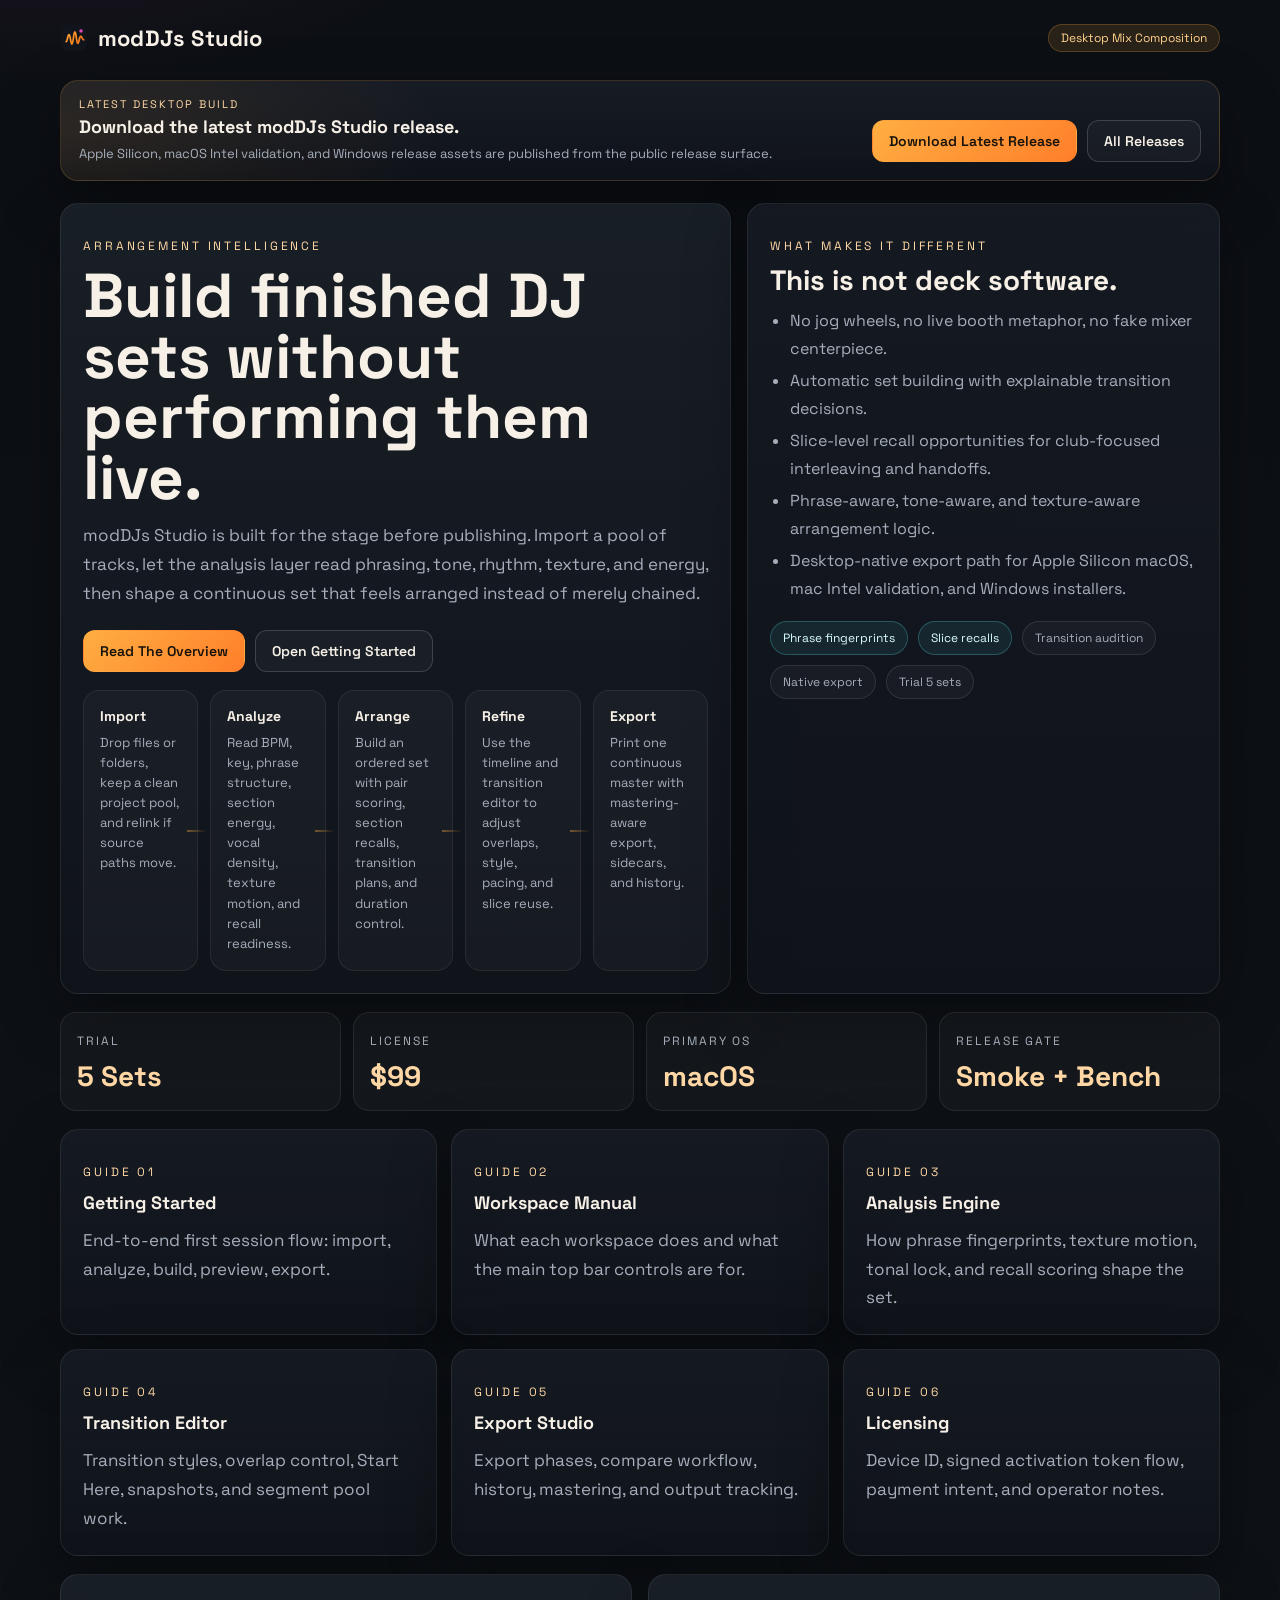
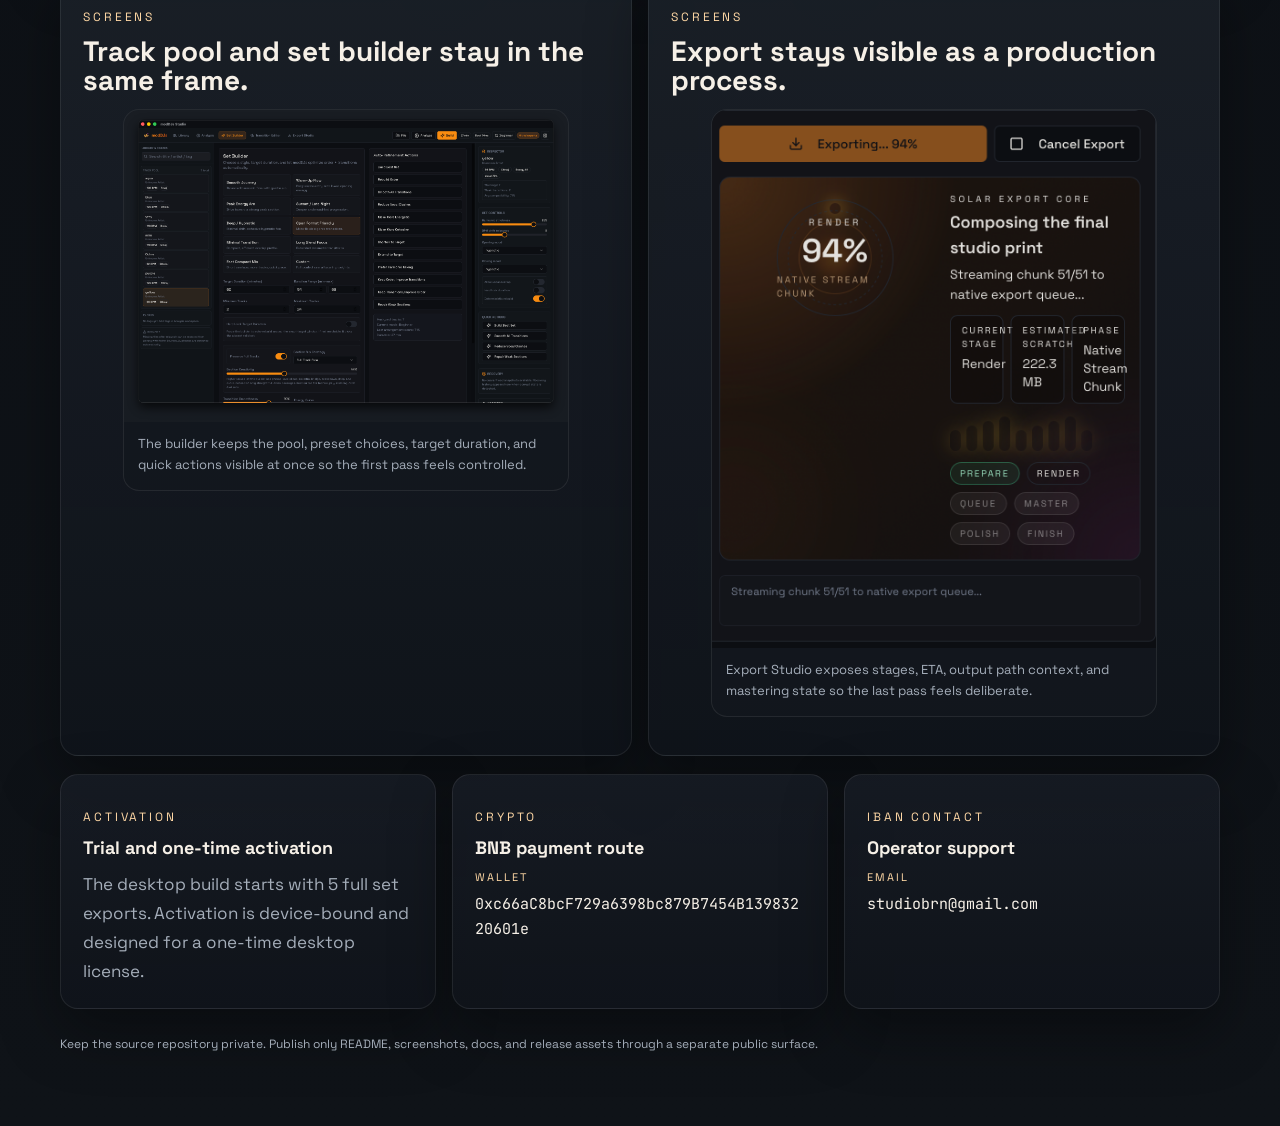
<file: docs/index.html>
<!doctype html>
<html lang="en">
  <head>
    <meta charset="UTF-8" />
    <meta name="viewport" content="width=device-width, initial-scale=1.0" />
    <title>modDJs Studio | Desktop Mix Composition</title>
    <meta
      name="description"
      content="modDJs Studio is a desktop-first DJ mix composition tool for building continuous sets from imported audio files."
    />
    <link rel="preconnect" href="https://fonts.googleapis.com" />
    <link rel="preconnect" href="https://fonts.gstatic.com" crossorigin />
    <link
      href="https://fonts.googleapis.com/css2?family=JetBrains+Mono:wght@400;600&family=Space+Grotesk:wght@400;500;700&display=swap"
      rel="stylesheet"
    />
    <link rel="stylesheet" href="./styles.css" />
  </head>
  <body>
    <main class="page-shell">
      <header class="topbar">
        <div class="brand">
          <img class="brand-mark" src="./moddjs-mark.svg" alt="modDJs" />
          <span>modDJs Studio</span>
        </div>
        <span class="badge">Desktop Mix Composition</span>
      </header>

      <section class="download-banner">
        <div class="download-copy">
          <span class="download-eyebrow">Latest Desktop Build</span>
          <strong class="download-title">Download the latest modDJs Studio release.</strong>
          <span class="download-meta">Apple Silicon, macOS Intel validation, and Windows release assets are published from the public release surface.</span>
        </div>
        <div class="cta-row">
          <a class="btn primary" href="https://github.com/WeAreTheArtMakers/DjmixComposition/releases">Download Latest Release</a>
          <a class="btn ghost" href="https://github.com/WeAreTheArtMakers/DjmixComposition/releases">All Releases</a>
        </div>
      </section>

      <section class="hero-grid">
        <article class="panel">
          <p class="kicker">Arrangement Intelligence</p>
          <h1>Build finished DJ sets without performing them live.</h1>
          <p class="lead">
            modDJs Studio is built for the stage before publishing. Import a pool of tracks, let the analysis layer read
            phrasing, tone, rhythm, texture, and energy, then shape a continuous set that feels arranged instead of merely chained.
          </p>
          <div class="cta-row">
            <a class="btn primary" href="./overview.html">Read The Overview</a>
            <a class="btn ghost" href="./getting-started.html">Open Getting Started</a>
          </div>
          <div class="section flow">
            <div class="flow-step">
              <strong>Import</strong>
              <span>Drop files or folders, keep a clean project pool, and relink if source paths move.</span>
            </div>
            <div class="flow-step">
              <strong>Analyze</strong>
              <span>Read BPM, key, phrase structure, section energy, vocal density, texture motion, and recall readiness.</span>
            </div>
            <div class="flow-step">
              <strong>Arrange</strong>
              <span>Build an ordered set with pair scoring, section recalls, transition plans, and duration control.</span>
            </div>
            <div class="flow-step">
              <strong>Refine</strong>
              <span>Use the timeline and transition editor to adjust overlaps, style, pacing, and slice reuse.</span>
            </div>
            <div class="flow-step">
              <strong>Export</strong>
              <span>Print one continuous master with mastering-aware export, sidecars, and history.</span>
            </div>
          </div>
        </article>

        <aside class="panel soft">
          <p class="kicker">What makes it different</p>
          <h2>This is not deck software.</h2>
          <ul class="list">
            <li>No jog wheels, no live booth metaphor, no fake mixer centerpiece.</li>
            <li>Automatic set building with explainable transition decisions.</li>
            <li>Slice-level recall opportunities for club-focused interleaving and handoffs.</li>
            <li>Phrase-aware, tone-aware, and texture-aware arrangement logic.</li>
            <li>Desktop-native export path for Apple Silicon macOS, mac Intel validation, and Windows installers.</li>
          </ul>
          <div class="section chip-row">
            <span class="chip active">Phrase fingerprints</span>
            <span class="chip active">Slice recalls</span>
            <span class="chip">Transition audition</span>
            <span class="chip">Native export</span>
            <span class="chip">Trial 5 sets</span>
          </div>
        </aside>
      </section>

      <section class="section metric-grid">
        <article class="metric">
          <span class="label">Trial</span>
          <span class="value">5 Sets</span>
        </article>
        <article class="metric">
          <span class="label">License</span>
          <span class="value">$99</span>
        </article>
        <article class="metric">
          <span class="label">Primary OS</span>
          <span class="value">macOS</span>
        </article>
        <article class="metric">
          <span class="label">Release Gate</span>
          <span class="value">Smoke + Bench</span>
        </article>
      </section>

      <section class="section manual-links">
        <a class="manual-link" href="./getting-started.html">
          <article class="panel soft">
            <p class="kicker">Guide 01</p>
            <h3>Getting Started</h3>
            <p class="lead">End-to-end first session flow: import, analyze, build, preview, export.</p>
          </article>
        </a>
        <a class="manual-link" href="./workspaces.html">
          <article class="panel soft">
            <p class="kicker">Guide 02</p>
            <h3>Workspace Manual</h3>
            <p class="lead">What each workspace does and what the main top bar controls are for.</p>
          </article>
        </a>
        <a class="manual-link" href="./analysis-manual.html">
          <article class="panel soft">
            <p class="kicker">Guide 03</p>
            <h3>Analysis Engine</h3>
            <p class="lead">How phrase fingerprints, texture motion, tonal lock, and recall scoring shape the set.</p>
          </article>
        </a>
        <a class="manual-link" href="./transition-editor-manual.html">
          <article class="panel soft">
            <p class="kicker">Guide 04</p>
            <h3>Transition Editor</h3>
            <p class="lead">Transition styles, overlap control, Start Here, snapshots, and segment pool work.</p>
          </article>
        </a>
        <a class="manual-link" href="./export-studio-manual.html">
          <article class="panel soft">
            <p class="kicker">Guide 05</p>
            <h3>Export Studio</h3>
            <p class="lead">Export phases, compare workflow, history, mastering, and output tracking.</p>
          </article>
        </a>
        <a class="manual-link" href="./licensing.html">
          <article class="panel soft">
            <p class="kicker">Guide 06</p>
            <h3>Licensing</h3>
            <p class="lead">Device ID, signed activation token flow, payment intent, and operator notes.</p>
          </article>
        </a>
      </section>

      <section class="section two-up">
        <article class="panel">
          <p class="kicker">Screens</p>
          <h2>Track pool and set builder stay in the same frame.</h2>
          <figure class="shot">
            <img src="./screenshots/set-builder-workspace.png" alt="Set Builder workspace" />
            <figcaption>
              The builder keeps the pool, preset choices, target duration, and quick actions visible at once so the first pass feels controlled.
            </figcaption>
          </figure>
        </article>
        <article class="panel">
          <p class="kicker">Screens</p>
          <h2>Export stays visible as a production process.</h2>
          <figure class="shot">
            <img src="./screenshots/export-studio-workspace.png" alt="Export Studio progress" />
            <figcaption>
              Export Studio exposes stages, ETA, output path context, and mastering state so the last pass feels deliberate.
            </figcaption>
          </figure>
        </article>
      </section>

      <section class="section three-up">
        <article class="panel soft">
          <p class="kicker">Activation</p>
          <h3>Trial and one-time activation</h3>
          <p class="lead">The desktop build starts with 5 full set exports. Activation is device-bound and designed for a one-time desktop license.</p>
        </article>
        <article class="panel soft">
          <p class="kicker">Crypto</p>
          <h3>BNB payment route</h3>
          <div class="stacked-copy">
            <span class="signal-label">Wallet</span>
            <span class="signal-value">0xc66aC8bcF729a6398bc879B7454B13983220601e</span>
          </div>
        </article>
        <article class="panel soft">
          <p class="kicker">IBAN contact</p>
          <h3>Operator support</h3>
          <div class="stacked-copy">
            <span class="signal-label">Email</span>
            <span class="signal-value">studiobrn@gmail.com</span>
          </div>
        </article>
      </section>

      <footer class="footer">
        Keep the source repository private. Publish only README, screenshots, docs, and release assets through a separate public surface.
      </footer>
    </main>
  </body>
</html>
</file>
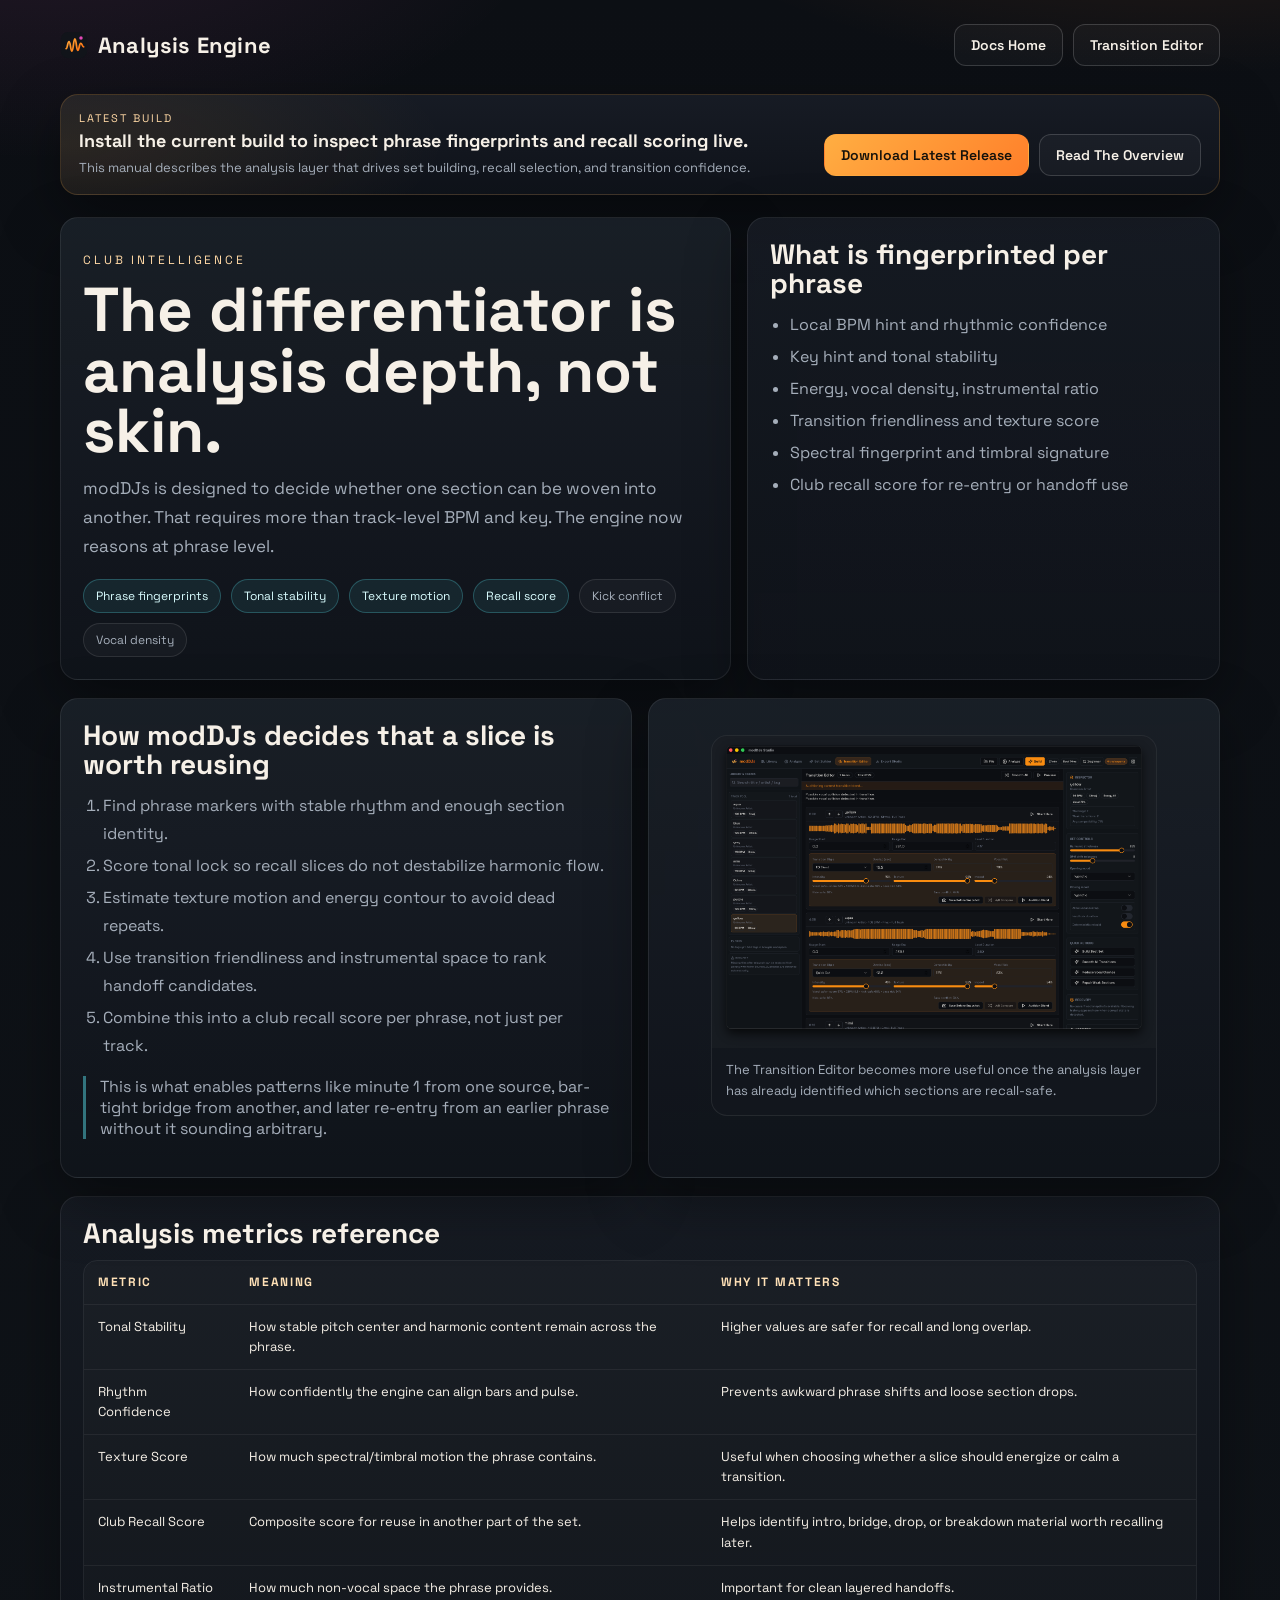
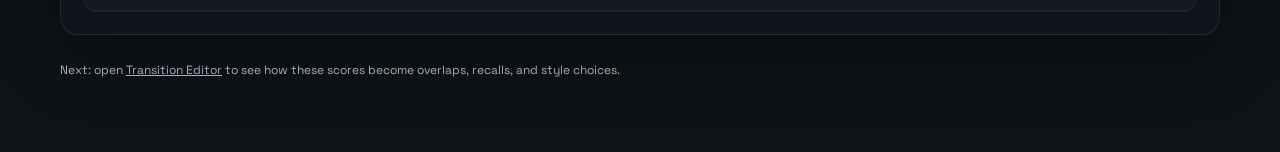
<file: docs/analysis-manual.html>
<!doctype html>
<html lang="en">
  <head>
    <meta charset="UTF-8" />
    <meta name="viewport" content="width=device-width, initial-scale=1.0" />
    <title>modDJs Manual | Analysis Engine</title>
    <link rel="preconnect" href="https://fonts.googleapis.com" />
    <link rel="preconnect" href="https://fonts.gstatic.com" crossorigin />
    <link href="https://fonts.googleapis.com/css2?family=JetBrains+Mono:wght@400;600&family=Space+Grotesk:wght@400;500;700&display=swap" rel="stylesheet" />
    <link rel="stylesheet" href="./styles.css" />
  </head>
  <body>
    <main class="page-shell">
      <header class="topbar">
        <div class="brand"><img class="brand-mark" src="./moddjs-mark.svg" alt="modDJs" /><span>Analysis Engine</span></div>
        <div class="nav-row"><a class="btn ghost" href="./index.html">Docs Home</a><a class="btn ghost" href="./transition-editor-manual.html">Transition Editor</a></div>
      </header>

      <section class="download-banner">
        <div class="download-copy">
          <span class="download-eyebrow">Latest Build</span>
          <strong class="download-title">Install the current build to inspect phrase fingerprints and recall scoring live.</strong>
          <span class="download-meta">This manual describes the analysis layer that drives set building, recall selection, and transition confidence.</span>
        </div>
        <div class="cta-row">
          <a class="btn primary" href="https://github.com/WeAreTheArtMakers/DjmixComposition/releases">Download Latest Release</a>
          <a class="btn ghost" href="./overview.html">Read The Overview</a>
        </div>
      </section>

      <section class="hero-grid">
        <article class="panel">
          <p class="kicker">Club Intelligence</p>
          <h1>The differentiator is analysis depth, not skin.</h1>
          <p class="lead">modDJs is designed to decide whether one section can be woven into another. That requires more than track-level BPM and key. The engine now reasons at phrase level.</p>
          <div class="section chip-row">
            <span class="chip active">Phrase fingerprints</span>
            <span class="chip active">Tonal stability</span>
            <span class="chip active">Texture motion</span>
            <span class="chip active">Recall score</span>
            <span class="chip">Kick conflict</span>
            <span class="chip">Vocal density</span>
          </div>
        </article>
        <aside class="panel soft">
          <h2>What is fingerprinted per phrase</h2>
          <ul class="list">
            <li>Local BPM hint and rhythmic confidence</li>
            <li>Key hint and tonal stability</li>
            <li>Energy, vocal density, instrumental ratio</li>
            <li>Transition friendliness and texture score</li>
            <li>Spectral fingerprint and timbral signature</li>
            <li>Club recall score for re-entry or handoff use</li>
          </ul>
        </aside>
      </section>

      <section class="section two-up">
        <article class="panel">
          <h2>How modDJs decides that a slice is worth reusing</h2>
          <ol class="ordered">
            <li>Find phrase markers with stable rhythm and enough section identity.</li>
            <li>Score tonal lock so recall slices do not destabilize harmonic flow.</li>
            <li>Estimate texture motion and energy contour to avoid dead repeats.</li>
            <li>Use transition friendliness and instrumental space to rank handoff candidates.</li>
            <li>Combine this into a club recall score per phrase, not just per track.</li>
          </ol>
          <p class="note">This is what enables patterns like minute 1 from one source, bar-tight bridge from another, and later re-entry from an earlier phrase without it sounding arbitrary.</p>
        </article>
        <article class="panel">
          <figure class="shot">
            <img src="./screenshots/transition-editor-workspace.png" alt="Transition editor screenshot" />
            <figcaption>The Transition Editor becomes more useful once the analysis layer has already identified which sections are recall-safe.</figcaption>
          </figure>
        </article>
      </section>

      <section class="section panel soft">
        <h2>Analysis metrics reference</h2>
        <div class="table-wrap">
          <table>
            <thead><tr><th>Metric</th><th>Meaning</th><th>Why it matters</th></tr></thead>
            <tbody>
              <tr><td>Tonal Stability</td><td>How stable pitch center and harmonic content remain across the phrase.</td><td>Higher values are safer for recall and long overlap.</td></tr>
              <tr><td>Rhythm Confidence</td><td>How confidently the engine can align bars and pulse.</td><td>Prevents awkward phrase shifts and loose section drops.</td></tr>
              <tr><td>Texture Score</td><td>How much spectral/timbral motion the phrase contains.</td><td>Useful when choosing whether a slice should energize or calm a transition.</td></tr>
              <tr><td>Club Recall Score</td><td>Composite score for reuse in another part of the set.</td><td>Helps identify intro, bridge, drop, or breakdown material worth recalling later.</td></tr>
              <tr><td>Instrumental Ratio</td><td>How much non-vocal space the phrase provides.</td><td>Important for clean layered handoffs.</td></tr>
            </tbody>
          </table>
        </div>
      </section>

      <footer class="footer">Next: open <a href="./transition-editor-manual.html">Transition Editor</a> to see how these scores become overlaps, recalls, and style choices.</footer>
    </main>
  </body>
</html>
</file>
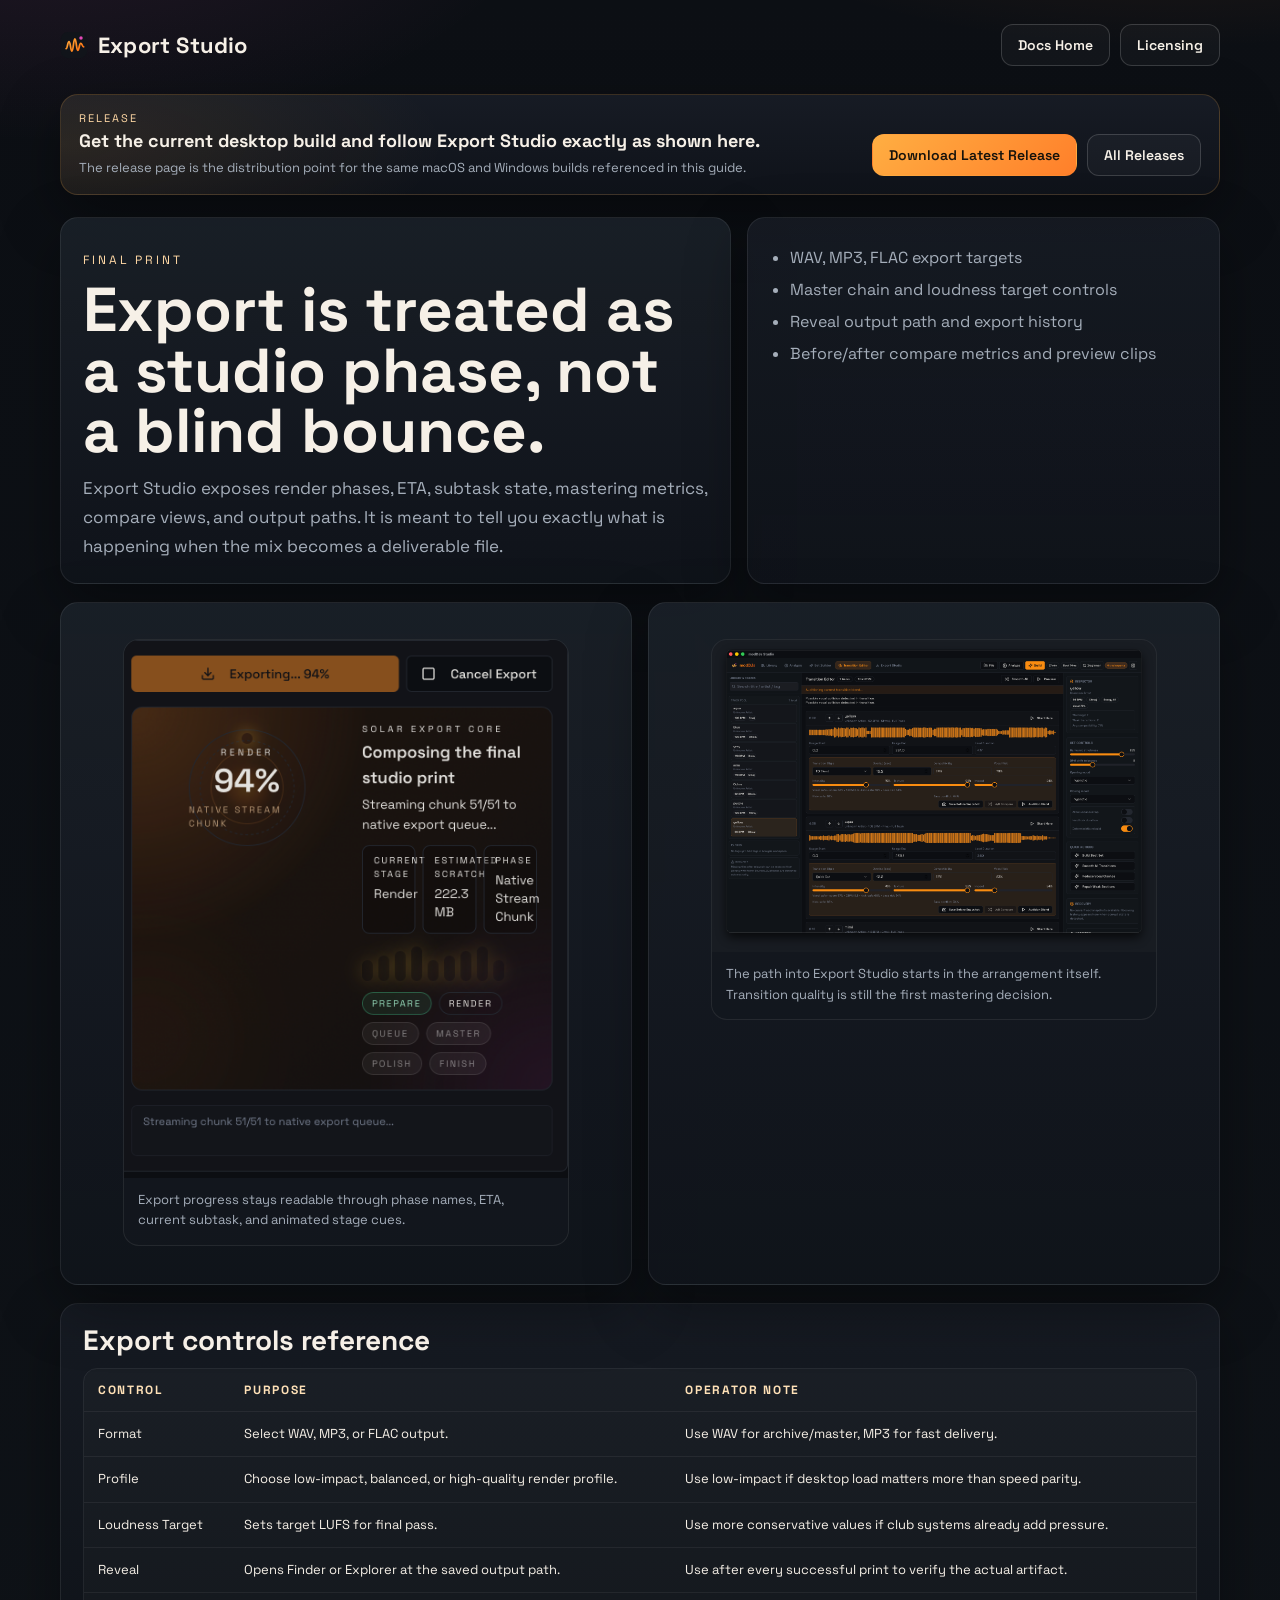
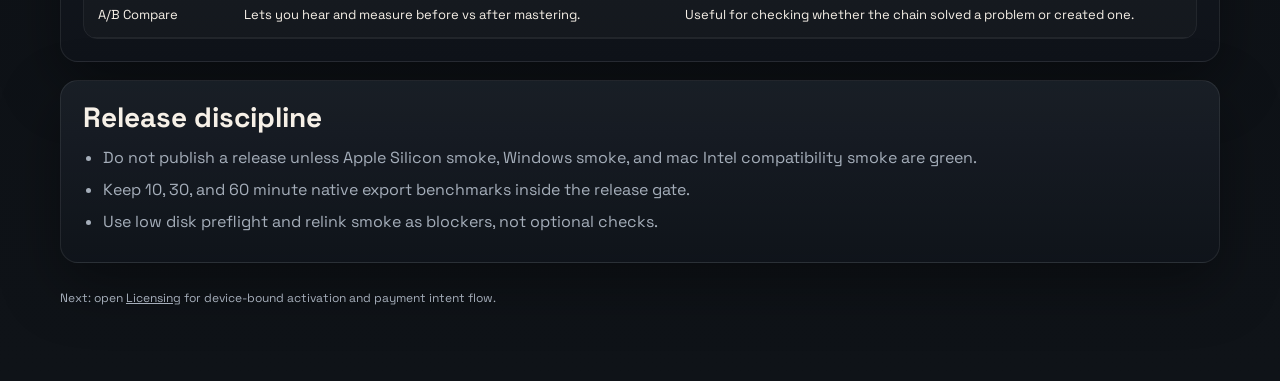
<file: docs/export-studio-manual.html>
<!doctype html>
<html lang="en">
  <head>
    <meta charset="UTF-8" />
    <meta name="viewport" content="width=device-width, initial-scale=1.0" />
    <title>modDJs Manual | Export Studio</title>
    <link rel="preconnect" href="https://fonts.googleapis.com" />
    <link rel="preconnect" href="https://fonts.gstatic.com" crossorigin />
    <link href="https://fonts.googleapis.com/css2?family=JetBrains+Mono:wght@400;600&family=Space+Grotesk:wght@400;500;700&display=swap" rel="stylesheet" />
    <link rel="stylesheet" href="./styles.css" />
  </head>
  <body>
    <main class="page-shell">
      <header class="topbar">
        <div class="brand"><img class="brand-mark" src="./moddjs-mark.svg" alt="modDJs" /><span>Export Studio</span></div>
        <div class="nav-row"><a class="btn ghost" href="./index.html">Docs Home</a><a class="btn ghost" href="./licensing.html">Licensing</a></div>
      </header>

      <section class="download-banner">
        <div class="download-copy">
          <span class="download-eyebrow">Release</span>
          <strong class="download-title">Get the current desktop build and follow Export Studio exactly as shown here.</strong>
          <span class="download-meta">The release page is the distribution point for the same macOS and Windows builds referenced in this guide.</span>
        </div>
        <div class="cta-row">
          <a class="btn primary" href="https://github.com/WeAreTheArtMakers/DjmixComposition/releases">Download Latest Release</a>
          <a class="btn ghost" href="https://github.com/WeAreTheArtMakers/DjmixComposition/releases">All Releases</a>
        </div>
      </section>

      <section class="hero-grid">
        <article class="panel">
          <p class="kicker">Final Print</p>
          <h1>Export is treated as a studio phase, not a blind bounce.</h1>
          <p class="lead">Export Studio exposes render phases, ETA, subtask state, mastering metrics, compare views, and output paths. It is meant to tell you exactly what is happening when the mix becomes a deliverable file.</p>
        </article>
        <aside class="panel soft">
          <ul class="list">
            <li>WAV, MP3, FLAC export targets</li>
            <li>Master chain and loudness target controls</li>
            <li>Reveal output path and export history</li>
            <li>Before/after compare metrics and preview clips</li>
          </ul>
        </aside>
      </section>

      <section class="section two-up">
        <article class="panel">
          <figure class="shot">
            <img src="./screenshots/export-studio-workspace.png" alt="Export progress" />
            <figcaption>Export progress stays readable through phase names, ETA, current subtask, and animated stage cues.</figcaption>
          </figure>
        </article>
        <article class="panel">
          <figure class="shot">
            <img src="./screenshots/transition-editor-workspace.png" alt="Transition Editor detail" />
            <figcaption>The path into Export Studio starts in the arrangement itself. Transition quality is still the first mastering decision.</figcaption>
          </figure>
        </article>
      </section>

      <section class="section panel soft">
        <h2>Export controls reference</h2>
        <div class="table-wrap">
          <table>
            <thead><tr><th>Control</th><th>Purpose</th><th>Operator note</th></tr></thead>
            <tbody>
              <tr><td>Format</td><td>Select WAV, MP3, or FLAC output.</td><td>Use WAV for archive/master, MP3 for fast delivery.</td></tr>
              <tr><td>Profile</td><td>Choose low-impact, balanced, or high-quality render profile.</td><td>Use low-impact if desktop load matters more than speed parity.</td></tr>
              <tr><td>Loudness Target</td><td>Sets target LUFS for final pass.</td><td>Use more conservative values if club systems already add pressure.</td></tr>
              <tr><td>Reveal</td><td>Opens Finder or Explorer at the saved output path.</td><td>Use after every successful print to verify the actual artifact.</td></tr>
              <tr><td>A/B Compare</td><td>Lets you hear and measure before vs after mastering.</td><td>Useful for checking whether the chain solved a problem or created one.</td></tr>
            </tbody>
          </table>
        </div>
      </section>

      <section class="section panel">
        <h2>Release discipline</h2>
        <ul class="list">
          <li>Do not publish a release unless Apple Silicon smoke, Windows smoke, and mac Intel compatibility smoke are green.</li>
          <li>Keep 10, 30, and 60 minute native export benchmarks inside the release gate.</li>
          <li>Use low disk preflight and relink smoke as blockers, not optional checks.</li>
        </ul>
      </section>

      <footer class="footer">Next: open <a href="./licensing.html">Licensing</a> for device-bound activation and payment intent flow.</footer>
    </main>
  </body>
</html>
</file>
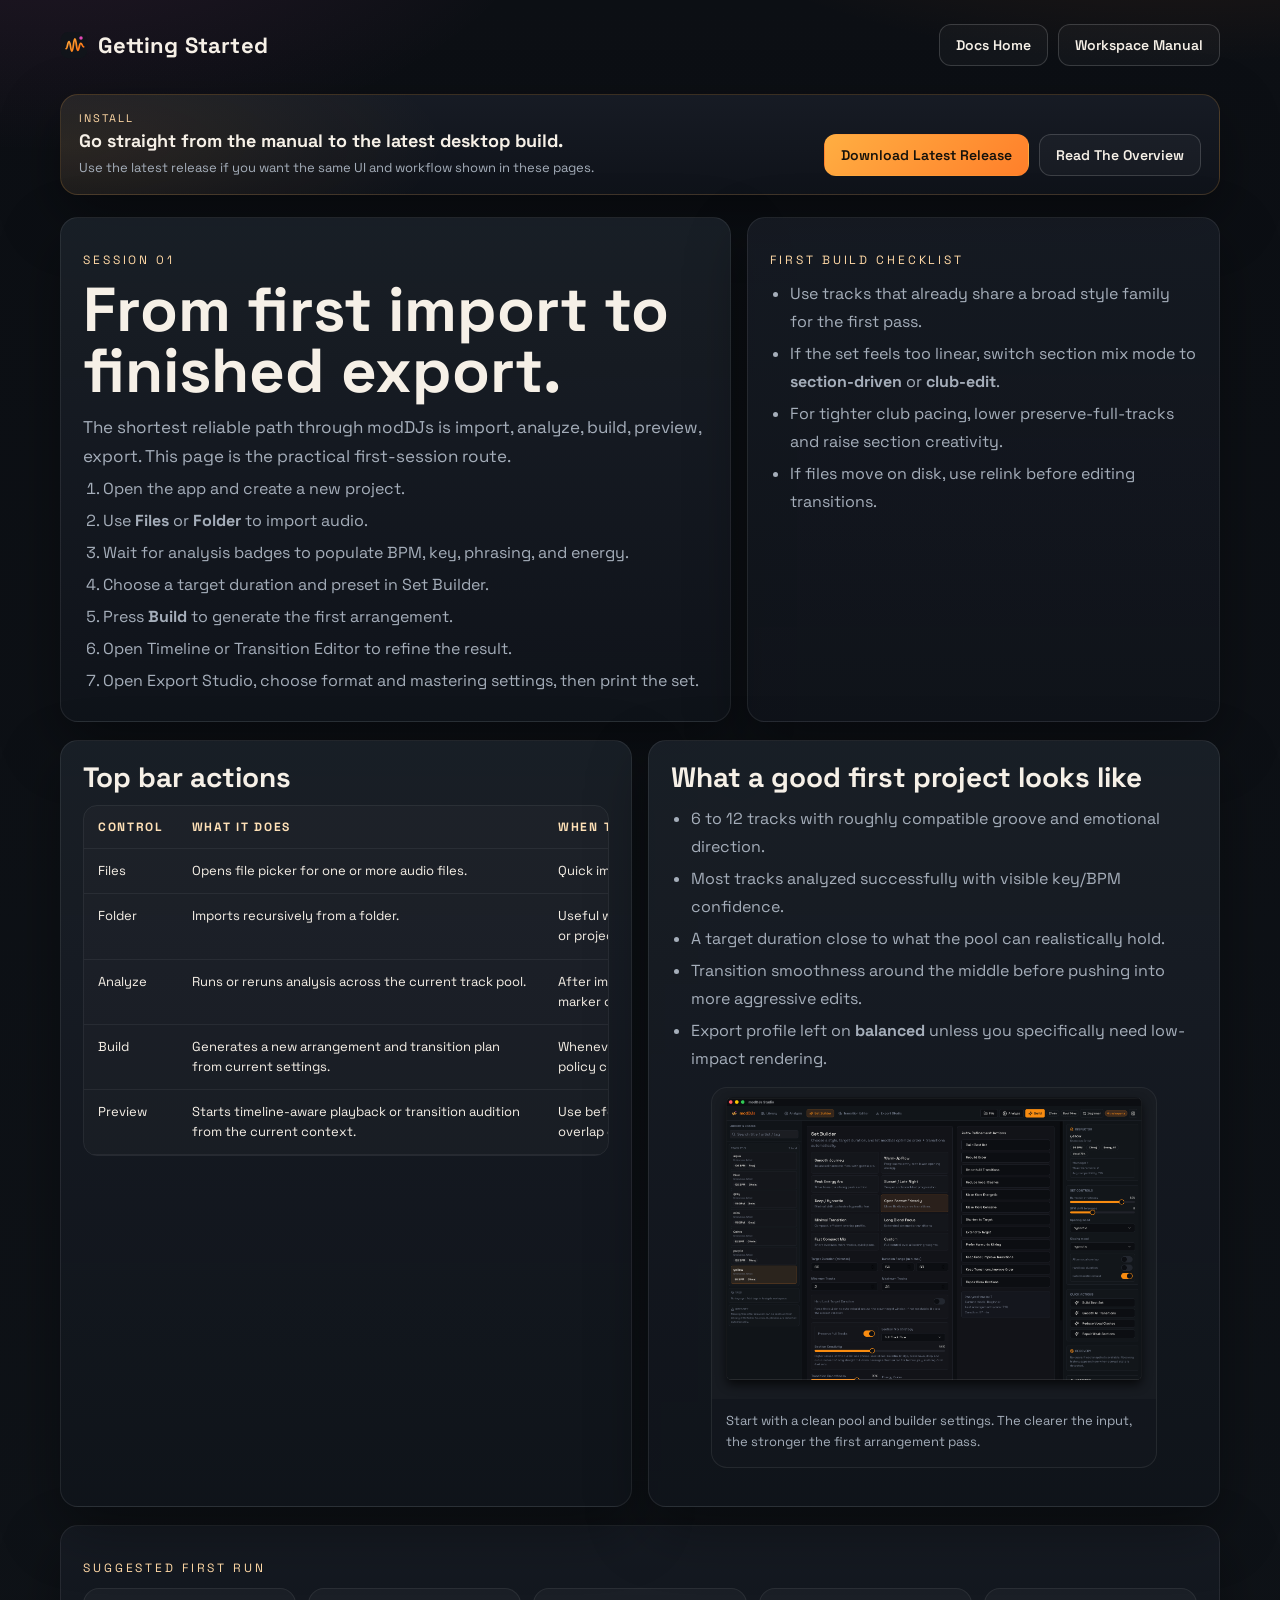
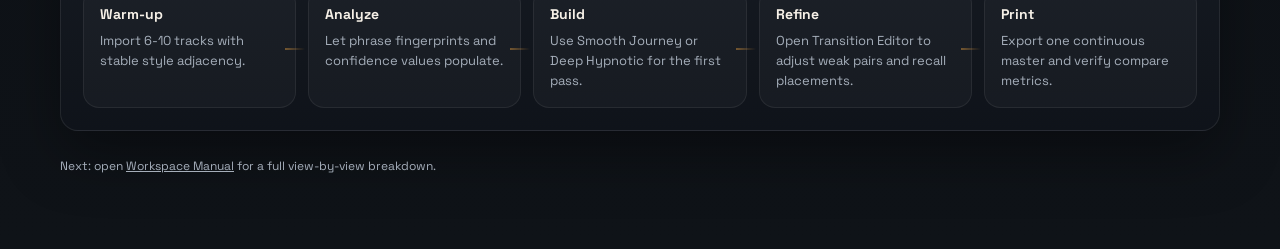
<file: docs/getting-started.html>
<!doctype html>
<html lang="en">
  <head>
    <meta charset="UTF-8" />
    <meta name="viewport" content="width=device-width, initial-scale=1.0" />
    <title>modDJs Manual | Getting Started</title>
    <link rel="preconnect" href="https://fonts.googleapis.com" />
    <link rel="preconnect" href="https://fonts.gstatic.com" crossorigin />
    <link href="https://fonts.googleapis.com/css2?family=JetBrains+Mono:wght@400;600&family=Space+Grotesk:wght@400;500;700&display=swap" rel="stylesheet" />
    <link rel="stylesheet" href="./styles.css" />
  </head>
  <body>
    <main class="page-shell">
      <header class="topbar">
        <div class="brand"><img class="brand-mark" src="./moddjs-mark.svg" alt="modDJs" /><span>Getting Started</span></div>
        <div class="nav-row">
          <a class="btn ghost" href="./index.html">Docs Home</a>
          <a class="btn ghost" href="./workspaces.html">Workspace Manual</a>
        </div>
      </header>

      <section class="download-banner">
        <div class="download-copy">
          <span class="download-eyebrow">Install</span>
          <strong class="download-title">Go straight from the manual to the latest desktop build.</strong>
          <span class="download-meta">Use the latest release if you want the same UI and workflow shown in these pages.</span>
        </div>
        <div class="cta-row">
          <a class="btn primary" href="https://github.com/WeAreTheArtMakers/DjmixComposition/releases">Download Latest Release</a>
          <a class="btn ghost" href="./overview.html">Read The Overview</a>
        </div>
      </section>

      <section class="hero-grid">
        <article class="panel">
          <p class="kicker">Session 01</p>
          <h1>From first import to finished export.</h1>
          <p class="lead">The shortest reliable path through modDJs is import, analyze, build, preview, export. This page is the practical first-session route.</p>
          <ol class="section ordered">
            <li>Open the app and create a new project.</li>
            <li>Use <strong>Files</strong> or <strong>Folder</strong> to import audio.</li>
            <li>Wait for analysis badges to populate BPM, key, phrasing, and energy.</li>
            <li>Choose a target duration and preset in Set Builder.</li>
            <li>Press <strong>Build</strong> to generate the first arrangement.</li>
            <li>Open Timeline or Transition Editor to refine the result.</li>
            <li>Open Export Studio, choose format and mastering settings, then print the set.</li>
          </ol>
        </article>
        <aside class="panel soft">
          <p class="kicker">First build checklist</p>
          <ul class="list">
            <li>Use tracks that already share a broad style family for the first pass.</li>
            <li>If the set feels too linear, switch section mix mode to <strong>section-driven</strong> or <strong>club-edit</strong>.</li>
            <li>For tighter club pacing, lower preserve-full-tracks and raise section creativity.</li>
            <li>If files move on disk, use relink before editing transitions.</li>
          </ul>
        </aside>
      </section>

      <section class="section two-up">
        <article class="panel">
          <h2>Top bar actions</h2>
          <div class="table-wrap">
            <table>
              <thead>
                <tr><th>Control</th><th>What it does</th><th>When to use it</th></tr>
              </thead>
              <tbody>
                <tr><td>Files</td><td>Opens file picker for one or more audio files.</td><td>Quick import from a known folder.</td></tr>
                <tr><td>Folder</td><td>Imports recursively from a folder.</td><td>Useful when building a project from a crate or project directory.</td></tr>
                <tr><td>Analyze</td><td>Runs or reruns analysis across the current track pool.</td><td>After import, after relink, or after manual marker changes.</td></tr>
                <tr><td>Build</td><td>Generates a new arrangement and transition plan from current settings.</td><td>Whenever duration, energy, or transition policy changes.</td></tr>
                <tr><td>Preview</td><td>Starts timeline-aware playback or transition audition from the current context.</td><td>Use before export to verify pacing and overlap quality.</td></tr>
              </tbody>
            </table>
          </div>
        </article>
        <article class="panel">
          <h2>What a good first project looks like</h2>
          <ul class="list">
            <li>6 to 12 tracks with roughly compatible groove and emotional direction.</li>
            <li>Most tracks analyzed successfully with visible key/BPM confidence.</li>
            <li>A target duration close to what the pool can realistically hold.</li>
            <li>Transition smoothness around the middle before pushing into more aggressive edits.</li>
            <li>Export profile left on <strong>balanced</strong> unless you specifically need low-impact rendering.</li>
          </ul>
          <figure class="shot">
            <img src="./screenshots/set-builder-workspace.png" alt="Set Builder workspace" />
            <figcaption>Start with a clean pool and builder settings. The clearer the input, the stronger the first arrangement pass.</figcaption>
          </figure>
        </article>
      </section>

      <section class="section panel soft">
        <p class="kicker">Suggested first run</p>
        <div class="flow">
          <div class="flow-step"><strong>Warm-up</strong><span>Import 6-10 tracks with stable style adjacency.</span></div>
          <div class="flow-step"><strong>Analyze</strong><span>Let phrase fingerprints and confidence values populate.</span></div>
          <div class="flow-step"><strong>Build</strong><span>Use Smooth Journey or Deep Hypnotic for the first pass.</span></div>
          <div class="flow-step"><strong>Refine</strong><span>Open Transition Editor to adjust weak pairs and recall placements.</span></div>
          <div class="flow-step"><strong>Print</strong><span>Export one continuous master and verify compare metrics.</span></div>
        </div>
      </section>

      <footer class="footer">Next: open <a href="./workspaces.html">Workspace Manual</a> for a full view-by-view breakdown.</footer>
    </main>
  </body>
</html>
</file>
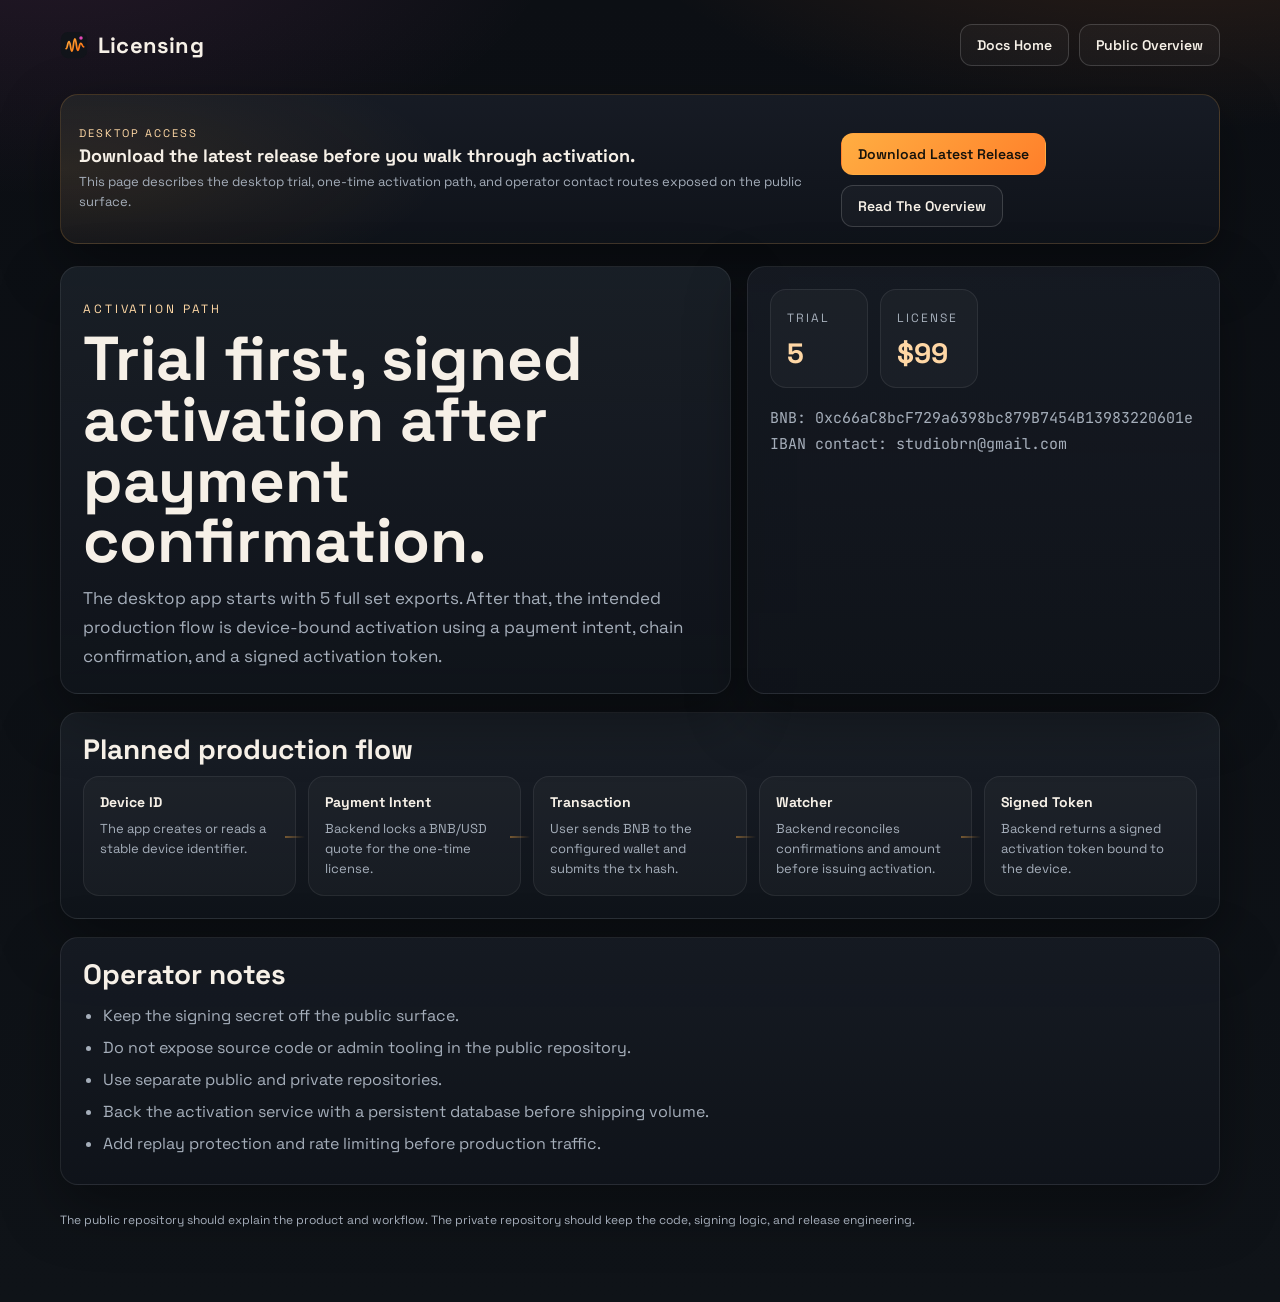
<file: docs/licensing.html>
<!doctype html>
<html lang="en">
  <head>
    <meta charset="UTF-8" />
    <meta name="viewport" content="width=device-width, initial-scale=1.0" />
    <title>modDJs Manual | Licensing</title>
    <link rel="preconnect" href="https://fonts.googleapis.com" />
    <link rel="preconnect" href="https://fonts.gstatic.com" crossorigin />
    <link href="https://fonts.googleapis.com/css2?family=JetBrains+Mono:wght@400;600&family=Space+Grotesk:wght@400;500;700&display=swap" rel="stylesheet" />
    <link rel="stylesheet" href="./styles.css" />
  </head>
  <body>
    <main class="page-shell">
      <header class="topbar">
        <div class="brand"><img class="brand-mark" src="./moddjs-mark.svg" alt="modDJs" /><span>Licensing</span></div>
        <div class="nav-row"><a class="btn ghost" href="./index.html">Docs Home</a><a class="btn ghost" href="./overview.html">Public Overview</a></div>
      </header>

      <section class="download-banner">
        <div class="download-copy">
          <span class="download-eyebrow">Desktop Access</span>
          <strong class="download-title">Download the latest release before you walk through activation.</strong>
          <span class="download-meta">This page describes the desktop trial, one-time activation path, and operator contact routes exposed on the public surface.</span>
        </div>
        <div class="cta-row">
          <a class="btn primary" href="https://github.com/WeAreTheArtMakers/DjmixComposition/releases">Download Latest Release</a>
          <a class="btn ghost" href="./overview.html">Read The Overview</a>
        </div>
      </section>

      <section class="hero-grid">
        <article class="panel">
          <p class="kicker">Activation Path</p>
          <h1>Trial first, signed activation after payment confirmation.</h1>
          <p class="lead">The desktop app starts with 5 full set exports. After that, the intended production flow is device-bound activation using a payment intent, chain confirmation, and a signed activation token.</p>
        </article>
        <aside class="panel soft">
          <div class="metric-grid">
            <article class="metric"><span class="label">Trial</span><span class="value">5</span></article>
            <article class="metric"><span class="label">License</span><span class="value">$99</span></article>
          </div>
          <div class="section">
            <p class="lead mono">BNB: 0xc66aC8bcF729a6398bc879B7454B13983220601e</p>
            <p class="lead mono">IBAN contact: studiobrn@gmail.com</p>
          </div>
        </aside>
      </section>

      <section class="section panel">
        <h2>Planned production flow</h2>
        <div class="flow">
          <div class="flow-step"><strong>Device ID</strong><span>The app creates or reads a stable device identifier.</span></div>
          <div class="flow-step"><strong>Payment Intent</strong><span>Backend locks a BNB/USD quote for the one-time license.</span></div>
          <div class="flow-step"><strong>Transaction</strong><span>User sends BNB to the configured wallet and submits the tx hash.</span></div>
          <div class="flow-step"><strong>Watcher</strong><span>Backend reconciles confirmations and amount before issuing activation.</span></div>
          <div class="flow-step"><strong>Signed Token</strong><span>Backend returns a signed activation token bound to the device.</span></div>
        </div>
      </section>

      <section class="section panel soft">
        <h2>Operator notes</h2>
        <ul class="list">
          <li>Keep the signing secret off the public surface.</li>
          <li>Do not expose source code or admin tooling in the public repository.</li>
          <li>Use separate public and private repositories.</li>
          <li>Back the activation service with a persistent database before shipping volume.</li>
          <li>Add replay protection and rate limiting before production traffic.</li>
        </ul>
      </section>

      <footer class="footer">The public repository should explain the product and workflow. The private repository should keep the code, signing logic, and release engineering.</footer>
    </main>
  </body>
</html>
</file>
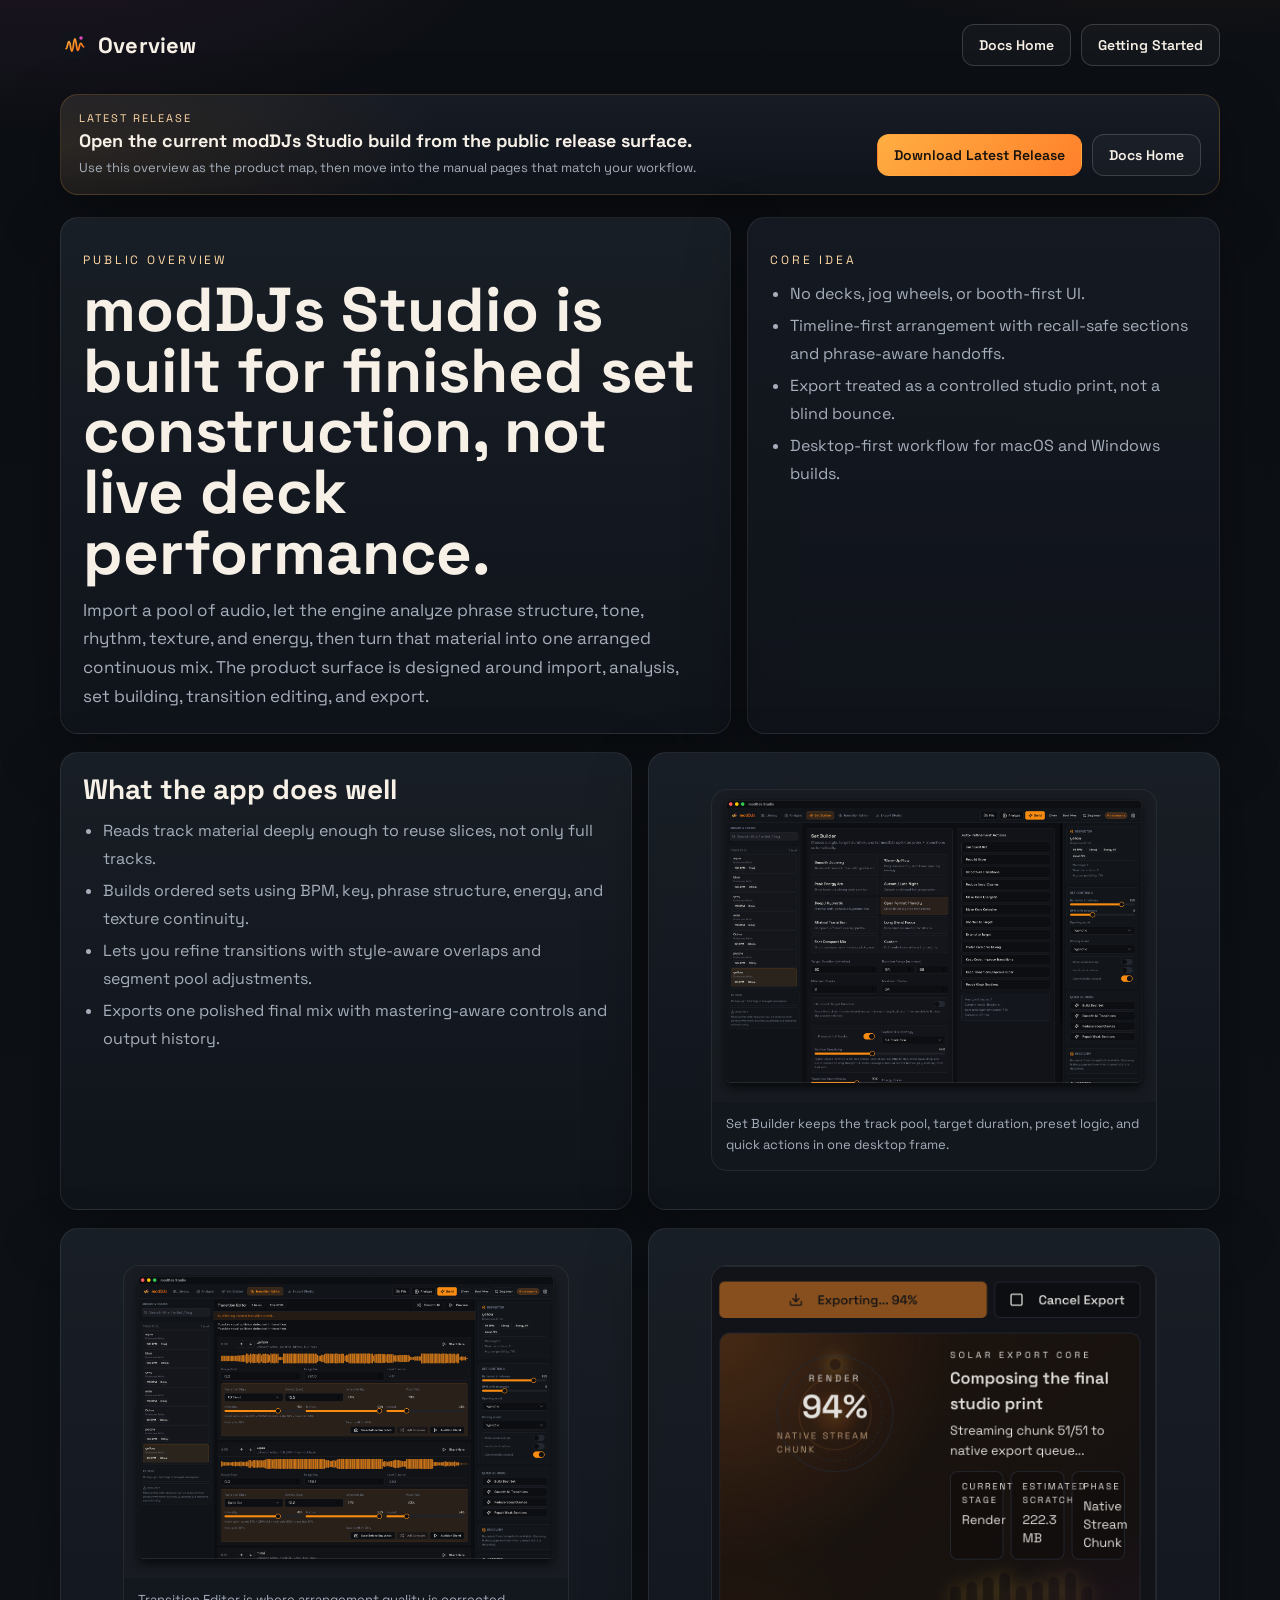
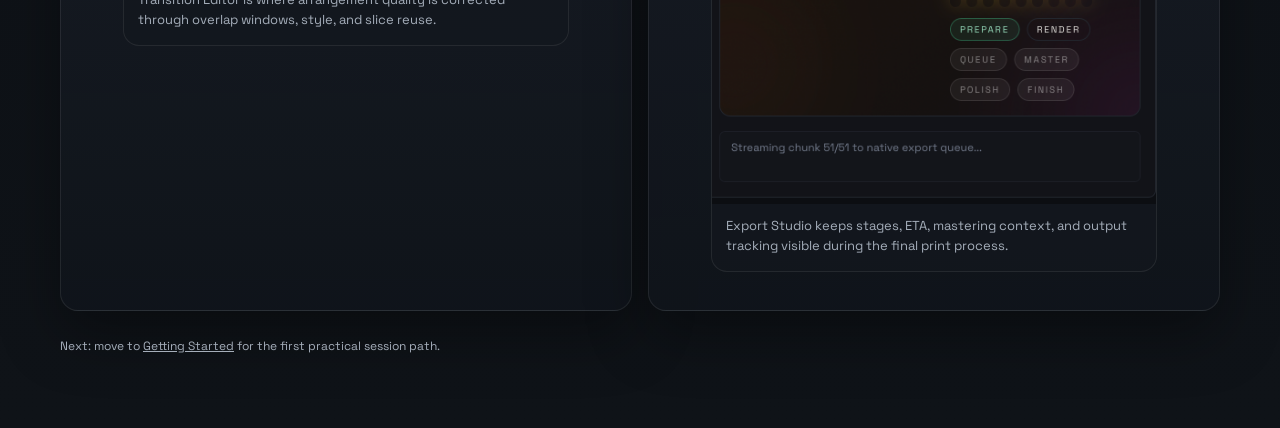
<file: docs/overview.html>
<!doctype html>
<html lang="en">
  <head>
    <meta charset="UTF-8" />
    <meta name="viewport" content="width=device-width, initial-scale=1.0" />
    <title>modDJs Manual | Overview</title>
    <link rel="preconnect" href="https://fonts.googleapis.com" />
    <link rel="preconnect" href="https://fonts.gstatic.com" crossorigin />
    <link href="https://fonts.googleapis.com/css2?family=JetBrains+Mono:wght@400;600&family=Space+Grotesk:wght@400;500;700&display=swap" rel="stylesheet" />
    <link rel="stylesheet" href="./styles.css" />
  </head>
  <body>
    <main class="page-shell">
      <header class="topbar">
        <div class="brand"><img class="brand-mark" src="./moddjs-mark.svg" alt="modDJs" /><span>Overview</span></div>
        <div class="nav-row">
          <a class="btn ghost" href="./index.html">Docs Home</a>
          <a class="btn ghost" href="./getting-started.html">Getting Started</a>
        </div>
      </header>

      <section class="download-banner">
        <div class="download-copy">
          <span class="download-eyebrow">Latest Release</span>
          <strong class="download-title">Open the current modDJs Studio build from the public release surface.</strong>
          <span class="download-meta">Use this overview as the product map, then move into the manual pages that match your workflow.</span>
        </div>
        <div class="cta-row">
          <a class="btn primary" href="https://github.com/WeAreTheArtMakers/DjmixComposition/releases">Download Latest Release</a>
          <a class="btn ghost" href="./index.html">Docs Home</a>
        </div>
      </section>

      <section class="hero-grid">
        <article class="panel">
          <p class="kicker">Public Overview</p>
          <h1>modDJs Studio is built for finished set construction, not live deck performance.</h1>
          <p class="lead">Import a pool of audio, let the engine analyze phrase structure, tone, rhythm, texture, and energy, then turn that material into one arranged continuous mix. The product surface is designed around import, analysis, set building, transition editing, and export.</p>
        </article>
        <aside class="panel soft">
          <p class="kicker">Core idea</p>
          <ul class="list">
            <li>No decks, jog wheels, or booth-first UI.</li>
            <li>Timeline-first arrangement with recall-safe sections and phrase-aware handoffs.</li>
            <li>Export treated as a controlled studio print, not a blind bounce.</li>
            <li>Desktop-first workflow for macOS and Windows builds.</li>
          </ul>
        </aside>
      </section>

      <section class="section two-up">
        <article class="panel">
          <h2>What the app does well</h2>
          <ul class="list">
            <li>Reads track material deeply enough to reuse slices, not only full tracks.</li>
            <li>Builds ordered sets using BPM, key, phrase structure, energy, and texture continuity.</li>
            <li>Lets you refine transitions with style-aware overlaps and segment pool adjustments.</li>
            <li>Exports one polished final mix with mastering-aware controls and output history.</li>
          </ul>
        </article>
        <article class="panel">
          <figure class="shot">
            <img src="./screenshots/set-builder-workspace.png" alt="Set Builder workspace" />
            <figcaption>Set Builder keeps the track pool, target duration, preset logic, and quick actions in one desktop frame.</figcaption>
          </figure>
        </article>
      </section>

      <section class="section two-up">
        <article class="panel">
          <figure class="shot">
            <img src="./screenshots/transition-editor-workspace.png" alt="Transition Editor workspace" />
            <figcaption>Transition Editor is where arrangement quality is corrected through overlap windows, style, and slice reuse.</figcaption>
          </figure>
        </article>
        <article class="panel">
          <figure class="shot">
            <img src="./screenshots/export-studio-workspace.png" alt="Export Studio workspace" />
            <figcaption>Export Studio keeps stages, ETA, mastering context, and output tracking visible during the final print process.</figcaption>
          </figure>
        </article>
      </section>

      <footer class="footer">Next: move to <a href="./getting-started.html">Getting Started</a> for the first practical session path.</footer>
    </main>
  </body>
</html>
</file>
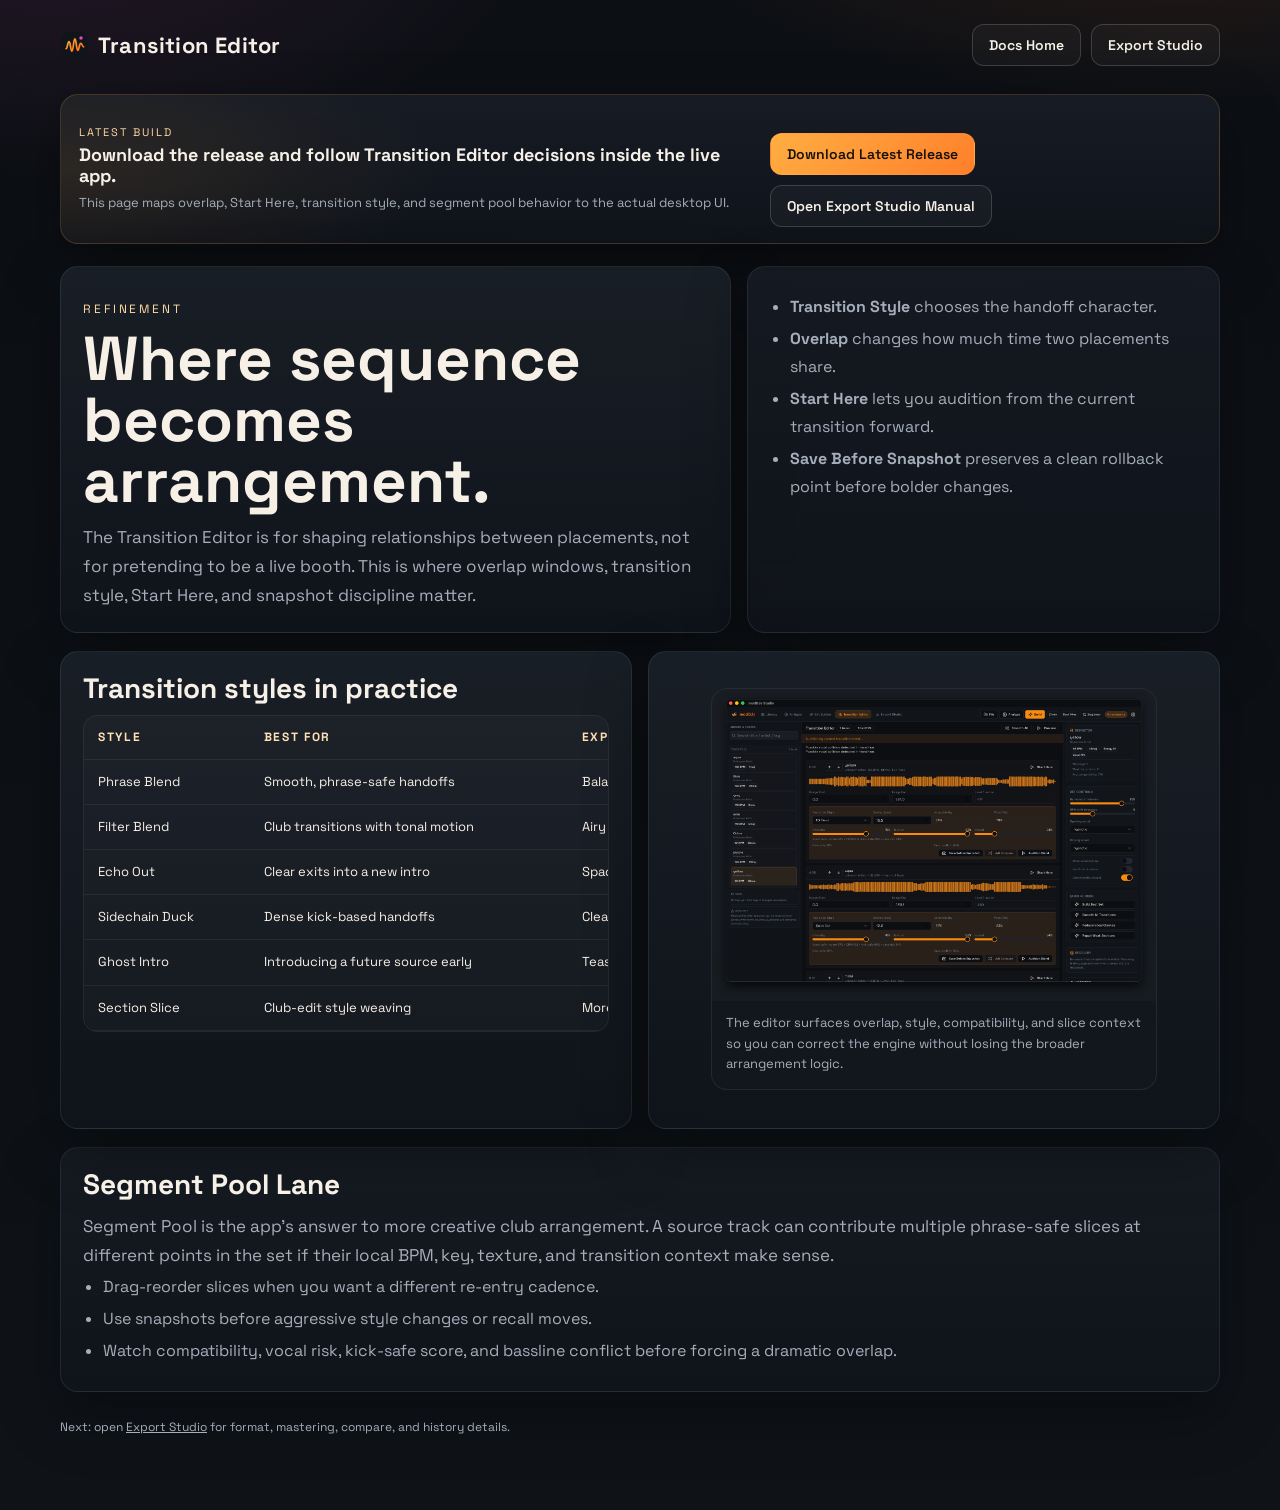
<file: docs/transition-editor-manual.html>
<!doctype html>
<html lang="en">
  <head>
    <meta charset="UTF-8" />
    <meta name="viewport" content="width=device-width, initial-scale=1.0" />
    <title>modDJs Manual | Transition Editor</title>
    <link rel="preconnect" href="https://fonts.googleapis.com" />
    <link rel="preconnect" href="https://fonts.gstatic.com" crossorigin />
    <link href="https://fonts.googleapis.com/css2?family=JetBrains+Mono:wght@400;600&family=Space+Grotesk:wght@400;500;700&display=swap" rel="stylesheet" />
    <link rel="stylesheet" href="./styles.css" />
  </head>
  <body>
    <main class="page-shell">
      <header class="topbar">
        <div class="brand"><img class="brand-mark" src="./moddjs-mark.svg" alt="modDJs" /><span>Transition Editor</span></div>
        <div class="nav-row"><a class="btn ghost" href="./index.html">Docs Home</a><a class="btn ghost" href="./export-studio-manual.html">Export Studio</a></div>
      </header>

      <section class="download-banner">
        <div class="download-copy">
          <span class="download-eyebrow">Latest Build</span>
          <strong class="download-title">Download the release and follow Transition Editor decisions inside the live app.</strong>
          <span class="download-meta">This page maps overlap, Start Here, transition style, and segment pool behavior to the actual desktop UI.</span>
        </div>
        <div class="cta-row">
          <a class="btn primary" href="https://github.com/WeAreTheArtMakers/DjmixComposition/releases">Download Latest Release</a>
          <a class="btn ghost" href="./export-studio-manual.html">Open Export Studio Manual</a>
        </div>
      </section>

      <section class="hero-grid">
        <article class="panel">
          <p class="kicker">Refinement</p>
          <h1>Where sequence becomes arrangement.</h1>
          <p class="lead">The Transition Editor is for shaping relationships between placements, not for pretending to be a live booth. This is where overlap windows, transition style, Start Here, and snapshot discipline matter.</p>
        </article>
        <aside class="panel soft">
          <ul class="list">
            <li><strong>Transition Style</strong> chooses the handoff character.</li>
            <li><strong>Overlap</strong> changes how much time two placements share.</li>
            <li><strong>Start Here</strong> lets you audition from the current transition forward.</li>
            <li><strong>Save Before Snapshot</strong> preserves a clean rollback point before bolder changes.</li>
          </ul>
        </aside>
      </section>

      <section class="section two-up">
        <article class="panel">
          <h2>Transition styles in practice</h2>
          <div class="table-wrap">
            <table>
              <thead><tr><th>Style</th><th>Best for</th><th>Expected character</th></tr></thead>
              <tbody>
                <tr><td>Phrase Blend</td><td>Smooth, phrase-safe handoffs</td><td>Balanced and structured</td></tr>
                <tr><td>Filter Blend</td><td>Club transitions with tonal motion</td><td>Airy and forward-moving</td></tr>
                <tr><td>Echo Out</td><td>Clear exits into a new intro</td><td>Space-creating and decisive</td></tr>
                <tr><td>Sidechain Duck</td><td>Dense kick-based handoffs</td><td>Cleaner low-end handover</td></tr>
                <tr><td>Ghost Intro</td><td>Introducing a future source early</td><td>Tease, preview, anticipation</td></tr>
                <tr><td>Section Slice</td><td>Club-edit style weaving</td><td>More arranged, less linear</td></tr>
              </tbody>
            </table>
          </div>
        </article>
        <article class="panel">
          <figure class="shot">
            <img src="./screenshots/transition-editor-workspace.png" alt="Transition Editor" />
            <figcaption>The editor surfaces overlap, style, compatibility, and slice context so you can correct the engine without losing the broader arrangement logic.</figcaption>
          </figure>
        </article>
      </section>

      <section class="section panel soft">
        <h2>Segment Pool Lane</h2>
        <p class="lead">Segment Pool is the app's answer to more creative club arrangement. A source track can contribute multiple phrase-safe slices at different points in the set if their local BPM, key, texture, and transition context make sense.</p>
        <ul class="list">
          <li>Drag-reorder slices when you want a different re-entry cadence.</li>
          <li>Use snapshots before aggressive style changes or recall moves.</li>
          <li>Watch compatibility, vocal risk, kick-safe score, and bassline conflict before forcing a dramatic overlap.</li>
        </ul>
      </section>

      <footer class="footer">Next: open <a href="./export-studio-manual.html">Export Studio</a> for format, mastering, compare, and history details.</footer>
    </main>
  </body>
</html>
</file>
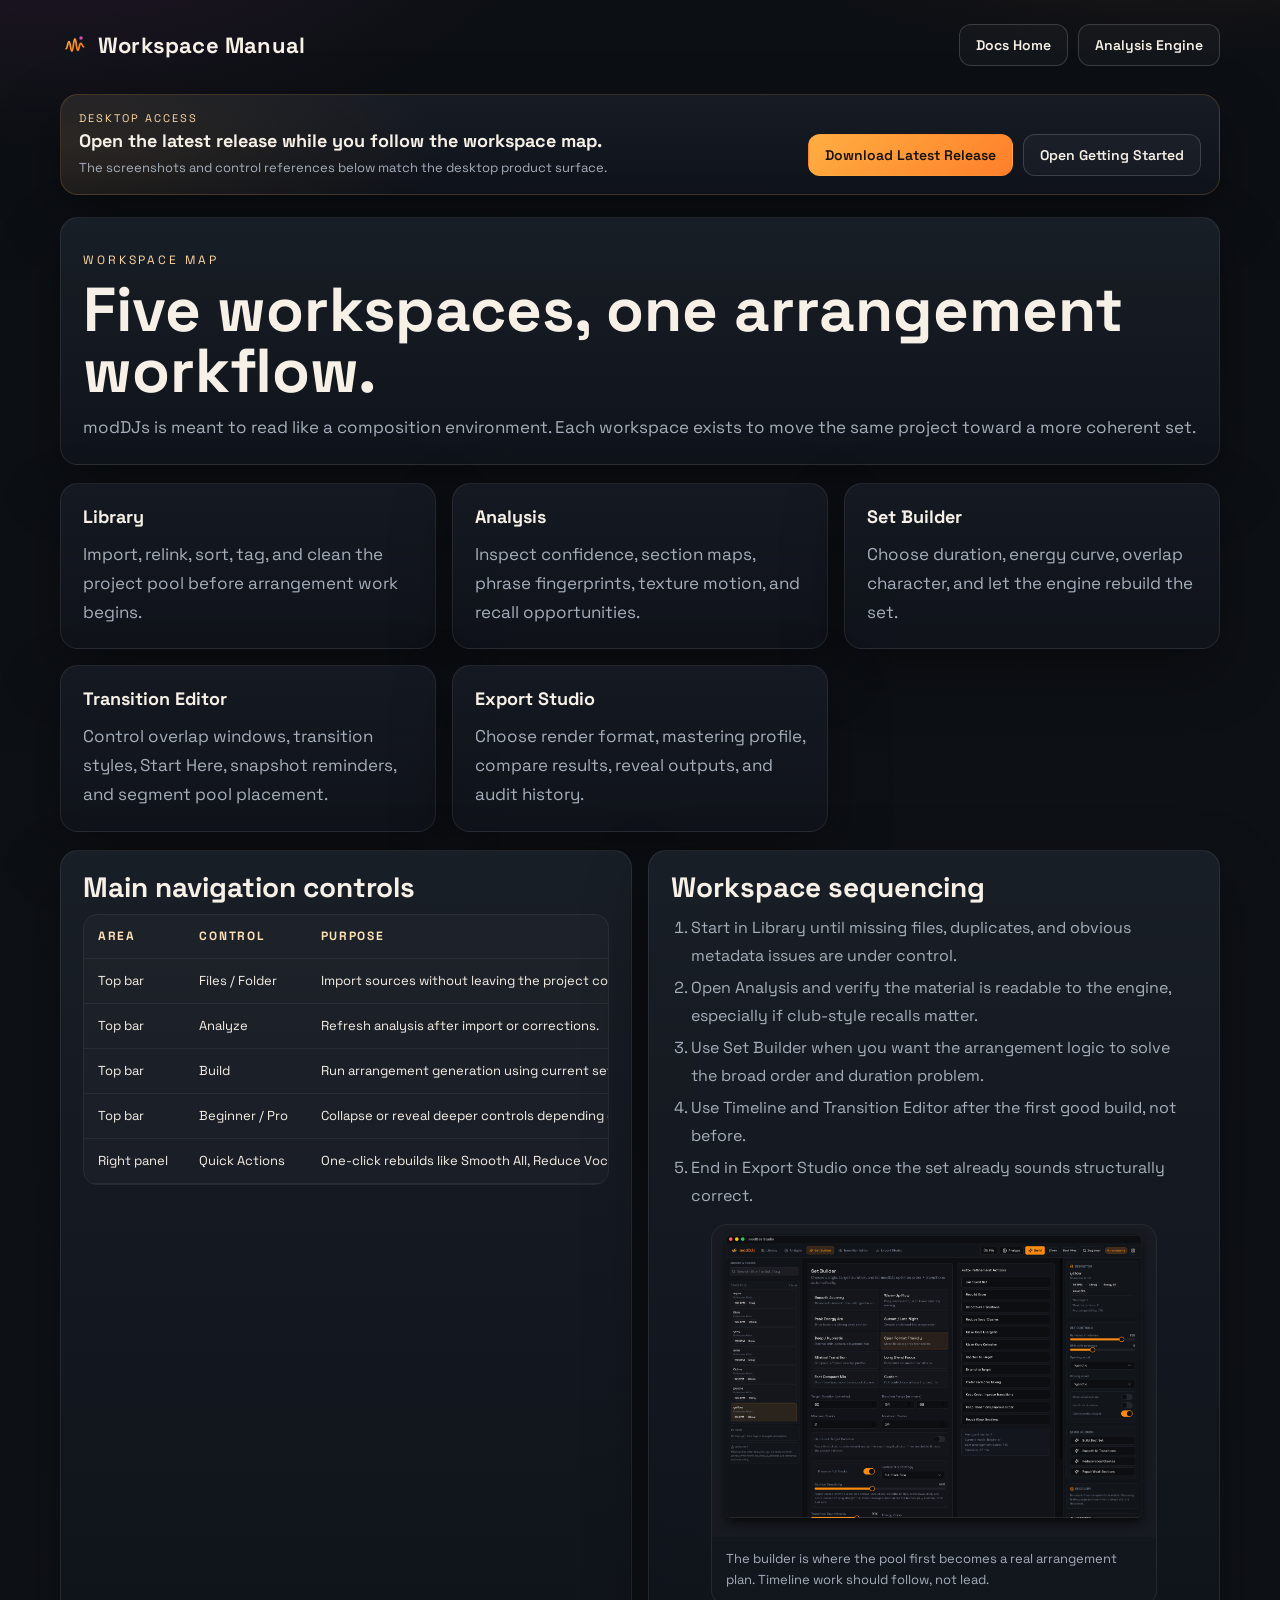
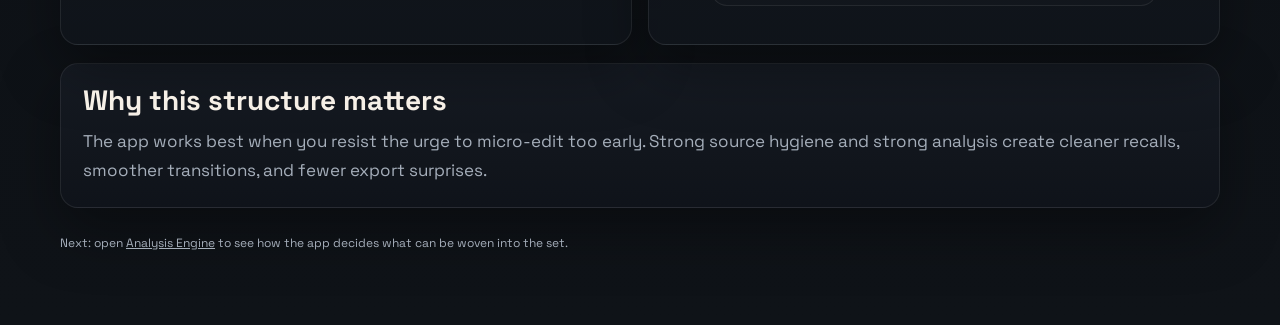
<file: docs/workspaces.html>
<!doctype html>
<html lang="en">
  <head>
    <meta charset="UTF-8" />
    <meta name="viewport" content="width=device-width, initial-scale=1.0" />
    <title>modDJs Manual | Workspaces</title>
    <link rel="preconnect" href="https://fonts.googleapis.com" />
    <link rel="preconnect" href="https://fonts.gstatic.com" crossorigin />
    <link href="https://fonts.googleapis.com/css2?family=JetBrains+Mono:wght@400;600&family=Space+Grotesk:wght@400;500;700&display=swap" rel="stylesheet" />
    <link rel="stylesheet" href="./styles.css" />
  </head>
  <body>
    <main class="page-shell">
      <header class="topbar">
        <div class="brand"><img class="brand-mark" src="./moddjs-mark.svg" alt="modDJs" /><span>Workspace Manual</span></div>
        <div class="nav-row">
          <a class="btn ghost" href="./index.html">Docs Home</a>
          <a class="btn ghost" href="./analysis-manual.html">Analysis Engine</a>
        </div>
      </header>

      <section class="download-banner">
        <div class="download-copy">
          <span class="download-eyebrow">Desktop Access</span>
          <strong class="download-title">Open the latest release while you follow the workspace map.</strong>
          <span class="download-meta">The screenshots and control references below match the desktop product surface.</span>
        </div>
        <div class="cta-row">
          <a class="btn primary" href="https://github.com/WeAreTheArtMakers/DjmixComposition/releases">Download Latest Release</a>
          <a class="btn ghost" href="./getting-started.html">Open Getting Started</a>
        </div>
      </section>

      <section class="panel">
        <p class="kicker">Workspace map</p>
        <h1>Five workspaces, one arrangement workflow.</h1>
        <p class="lead">modDJs is meant to read like a composition environment. Each workspace exists to move the same project toward a more coherent set.</p>
      </section>

      <section class="section three-up">
        <article class="panel soft"><h3>Library</h3><p class="lead">Import, relink, sort, tag, and clean the project pool before arrangement work begins.</p></article>
        <article class="panel soft"><h3>Analysis</h3><p class="lead">Inspect confidence, section maps, phrase fingerprints, texture motion, and recall opportunities.</p></article>
        <article class="panel soft"><h3>Set Builder</h3><p class="lead">Choose duration, energy curve, overlap character, and let the engine rebuild the set.</p></article>
        <article class="panel soft"><h3>Transition Editor</h3><p class="lead">Control overlap windows, transition styles, Start Here, snapshot reminders, and segment pool placement.</p></article>
        <article class="panel soft"><h3>Export Studio</h3><p class="lead">Choose render format, mastering profile, compare results, reveal outputs, and audit history.</p></article>
      </section>

      <section class="section two-up">
        <article class="panel">
          <h2>Main navigation controls</h2>
          <div class="table-wrap">
            <table>
              <thead><tr><th>Area</th><th>Control</th><th>Purpose</th></tr></thead>
              <tbody>
                <tr><td>Top bar</td><td>Files / Folder</td><td>Import sources without leaving the project context.</td></tr>
                <tr><td>Top bar</td><td>Analyze</td><td>Refresh analysis after import or corrections.</td></tr>
                <tr><td>Top bar</td><td>Build</td><td>Run arrangement generation using current set builder settings.</td></tr>
                <tr><td>Top bar</td><td>Beginner / Pro</td><td>Collapse or reveal deeper controls depending on the session.</td></tr>
                <tr><td>Right panel</td><td>Quick Actions</td><td>One-click rebuilds like Smooth All, Reduce Vocal Clashes, Repair Weak Sections.</td></tr>
              </tbody>
            </table>
          </div>
        </article>
        <article class="panel">
          <h2>Workspace sequencing</h2>
          <ol class="ordered">
            <li>Start in Library until missing files, duplicates, and obvious metadata issues are under control.</li>
            <li>Open Analysis and verify the material is readable to the engine, especially if club-style recalls matter.</li>
            <li>Use Set Builder when you want the arrangement logic to solve the broad order and duration problem.</li>
            <li>Use Timeline and Transition Editor after the first good build, not before.</li>
            <li>End in Export Studio once the set already sounds structurally correct.</li>
          </ol>
          <figure class="shot">
            <img src="./screenshots/set-builder-workspace.png" alt="Set Builder workspace" />
            <figcaption>The builder is where the pool first becomes a real arrangement plan. Timeline work should follow, not lead.</figcaption>
          </figure>
        </article>
      </section>

      <section class="section panel soft">
        <h2>Why this structure matters</h2>
        <p class="lead">The app works best when you resist the urge to micro-edit too early. Strong source hygiene and strong analysis create cleaner recalls, smoother transitions, and fewer export surprises.</p>
      </section>

      <footer class="footer">Next: open <a href="./analysis-manual.html">Analysis Engine</a> to see how the app decides what can be woven into the set.</footer>
    </main>
  </body>
</html>
</file>
<file: docs/styles.css>
:root {
  --obsidian: #0d1015;
  --graphite: #141920;
  --panel: rgba(22, 27, 34, 0.88);
  --panel-soft: rgba(19, 23, 30, 0.74);
  --border: rgba(255, 255, 255, 0.08);
  --border-strong: rgba(255, 174, 66, 0.22);
  --amber: #ffae42;
  --burnt: #ff7f2a;
  --magenta: #eb5fc7;
  --cyan: #54d4df;
  --text: #f6f0e7;
  --muted: #a5aeba;
  --success: #6ed6a7;
  --shadow: 0 22px 60px rgba(0, 0, 0, 0.36);
}

* {
  box-sizing: border-box;
}

html {
  scroll-behavior: smooth;
}

body {
  margin: 0;
  min-height: 100vh;
  color: var(--text);
  font-family: 'Space Grotesk', 'Segoe UI', sans-serif;
  background:
    radial-gradient(1100px 520px at 92% -12%, rgba(255, 127, 42, 0.18), transparent 55%),
    radial-gradient(900px 520px at 4% -8%, rgba(235, 95, 199, 0.12), transparent 58%),
    linear-gradient(180deg, #0c0f14 0%, #0f1318 100%);
}

a {
  color: inherit;
}

.page-shell {
  max-width: 1200px;
  margin: 0 auto;
  padding: 24px 20px 72px;
}

.download-banner {
  display: flex;
  align-items: center;
  justify-content: space-between;
  gap: 18px;
  margin-bottom: 22px;
  padding: 16px 18px;
  border-radius: 18px;
  border: 1px solid rgba(255, 174, 66, 0.18);
  background:
    radial-gradient(620px 200px at 0% 50%, rgba(255, 174, 66, 0.1), transparent 62%),
    linear-gradient(180deg, rgba(24, 29, 38, 0.9), rgba(16, 20, 27, 0.88));
  box-shadow: var(--shadow);
}

.download-copy {
  display: grid;
  gap: 6px;
}

.download-eyebrow {
  text-transform: uppercase;
  letter-spacing: 0.18em;
  font-size: 11px;
  color: #ffd8a5;
}

.download-title {
  font-size: 18px;
  font-weight: 700;
  line-height: 1.15;
}

.download-meta {
  color: var(--muted);
  font-size: 13px;
  line-height: 1.55;
}

.topbar {
  display: flex;
  justify-content: space-between;
  align-items: center;
  gap: 16px;
  margin-bottom: 28px;
}

.brand {
  display: inline-flex;
  align-items: center;
  gap: 10px;
  font-size: 22px;
  font-weight: 700;
  letter-spacing: 0.2px;
}

.brand-mark {
  width: 28px;
  height: 28px;
}

.badge {
  border: 1px solid var(--border-strong);
  color: #ffd18a;
  background: rgba(255, 174, 66, 0.12);
  border-radius: 999px;
  padding: 7px 12px;
  font-size: 12px;
  line-height: 1;
}

.hero-grid,
.two-up,
.three-up {
  display: grid;
  gap: 16px;
}

.hero-grid {
  grid-template-columns: 1.35fr 0.95fr;
}

.two-up {
  grid-template-columns: repeat(2, minmax(0, 1fr));
}

.three-up {
  grid-template-columns: repeat(3, minmax(0, 1fr));
}

.panel {
  background: linear-gradient(180deg, rgba(26, 32, 40, 0.92), rgba(16, 20, 27, 0.88));
  border: 1px solid var(--border);
  border-radius: 18px;
  box-shadow: var(--shadow);
  padding: 22px;
}

.panel.soft {
  background: linear-gradient(180deg, rgba(24, 29, 38, 0.78), rgba(16, 20, 27, 0.75));
}

.section {
  margin-top: 18px;
}

h1,
h2,
h3 {
  margin: 0 0 12px;
}

h1 {
  font-size: clamp(34px, 5vw, 62px);
  line-height: 0.98;
}

h2 {
  font-size: 28px;
  line-height: 1.05;
}

h3 {
  font-size: 18px;
  line-height: 1.2;
}

.lead {
  color: var(--muted);
  font-size: 17px;
  line-height: 1.7;
  margin: 0;
}

.muted {
  color: var(--muted);
}

.kicker {
  text-transform: uppercase;
  letter-spacing: 0.24em;
  font-size: 12px;
  color: #ffd8a5;
  margin-bottom: 12px;
}

.cta-row,
.nav-row,
.chip-row {
  display: flex;
  flex-wrap: wrap;
  gap: 10px;
}

.cta-row {
  margin-top: 22px;
}

.btn {
  display: inline-flex;
  align-items: center;
  justify-content: center;
  gap: 8px;
  text-decoration: none;
  padding: 11px 16px;
  border-radius: 12px;
  font-weight: 600;
  font-size: 14px;
  border: 1px solid transparent;
}

.btn.primary {
  background: linear-gradient(135deg, var(--amber), var(--burnt));
  color: #16120b;
}

.btn.ghost {
  border-color: rgba(255, 255, 255, 0.16);
  background: rgba(255, 255, 255, 0.03);
  color: var(--text);
}

.chip {
  display: inline-flex;
  align-items: center;
  gap: 6px;
  border-radius: 999px;
  border: 1px solid rgba(255, 255, 255, 0.1);
  padding: 8px 12px;
  background: rgba(255, 255, 255, 0.03);
  font-size: 12px;
  color: var(--muted);
}

.chip.active {
  border-color: rgba(84, 212, 223, 0.28);
  color: #d9fdff;
  background: rgba(84, 212, 223, 0.09);
}

.list,
.ordered {
  margin: 0;
  padding-left: 20px;
  color: var(--muted);
  line-height: 1.75;
}

.ordered li,
.list li {
  margin: 4px 0;
}

.metric-grid {
  display: grid;
  grid-template-columns: repeat(4, minmax(0, 1fr));
  gap: 12px;
}

.metric {
  border-radius: 16px;
  border: 1px solid rgba(255, 255, 255, 0.08);
  background: rgba(255, 255, 255, 0.03);
  padding: 16px;
}

.metric .label {
  color: var(--muted);
  font-size: 12px;
  text-transform: uppercase;
  letter-spacing: 0.16em;
}

.metric .value {
  display: block;
  margin-top: 8px;
  font-size: 28px;
  font-weight: 700;
  color: #ffd7a5;
}

.shot {
  margin-top: 14px;
  overflow: hidden;
  border-radius: 16px;
  border: 1px solid var(--border);
  background: var(--panel-soft);
}

.shot img {
  display: block;
  width: 100%;
  height: auto;
  background: rgba(255, 255, 255, 0.02);
}

.shot figcaption {
  padding: 12px 14px 14px;
  font-size: 13px;
  color: var(--muted);
  line-height: 1.6;
}

.flow {
  display: grid;
  grid-template-columns: repeat(5, minmax(0, 1fr));
  gap: 12px;
}

.flow-step {
  position: relative;
  border-radius: 16px;
  padding: 16px;
  background: rgba(255, 255, 255, 0.03);
  border: 1px solid rgba(255, 255, 255, 0.07);
}

.flow-step::after {
  content: '';
  position: absolute;
  top: 50%;
  right: -10px;
  width: 20px;
  height: 2px;
  background: linear-gradient(90deg, rgba(255, 174, 66, 0.4), rgba(255, 174, 66, 0));
}

.flow-step:last-child::after {
  display: none;
}

.flow-step strong {
  display: block;
  margin-bottom: 8px;
  font-size: 14px;
}

.flow-step span {
  display: block;
  color: var(--muted);
  font-size: 13px;
  line-height: 1.55;
}

.table-wrap {
  overflow: auto;
  border-radius: 14px;
  border: 1px solid rgba(255, 255, 255, 0.08);
}

table {
  width: 100%;
  border-collapse: collapse;
  min-width: 760px;
  background: rgba(255, 255, 255, 0.02);
}

th,
td {
  padding: 12px 14px;
  text-align: left;
  vertical-align: top;
  border-bottom: 1px solid rgba(255, 255, 255, 0.06);
  font-size: 13px;
  line-height: 1.55;
}

th {
  color: #ffe1b7;
  font-size: 12px;
  text-transform: uppercase;
  letter-spacing: 0.14em;
}

.note {
  border-left: 3px solid rgba(84, 212, 223, 0.5);
  padding-left: 14px;
  color: var(--muted);
}

.footer {
  margin-top: 26px;
  color: var(--muted);
  font-size: 12px;
  line-height: 1.6;
}

.manual-links {
  display: grid;
  grid-template-columns: repeat(3, minmax(0, 1fr));
  gap: 14px;
}

.manual-link {
  display: block;
  text-decoration: none;
  color: inherit;
}

.manual-link .panel {
  height: 100%;
}

.mono {
  font-family: 'JetBrains Mono', 'SFMono-Regular', Menlo, monospace;
  overflow-wrap: anywhere;
  word-break: break-word;
  font-size: 15px;
  line-height: 1.7;
}

.stacked-copy {
  display: grid;
  gap: 8px;
}

.signal-label {
  color: #ffd8a5;
  font-size: 11px;
  text-transform: uppercase;
  letter-spacing: 0.18em;
}

.signal-value {
  font-family: 'JetBrains Mono', 'SFMono-Regular', Menlo, monospace;
  font-size: 15px;
  line-height: 1.65;
  color: var(--text);
  overflow-wrap: anywhere;
  word-break: break-word;
}

@media (max-width: 1024px) {
  .download-banner,
  .hero-grid,
  .two-up,
  .three-up,
  .metric-grid,
  .manual-links,
  .flow {
    grid-template-columns: 1fr;
  }

  .download-banner {
    align-items: flex-start;
  }

  .flow-step::after {
    display: none;
  }
}
</file>
